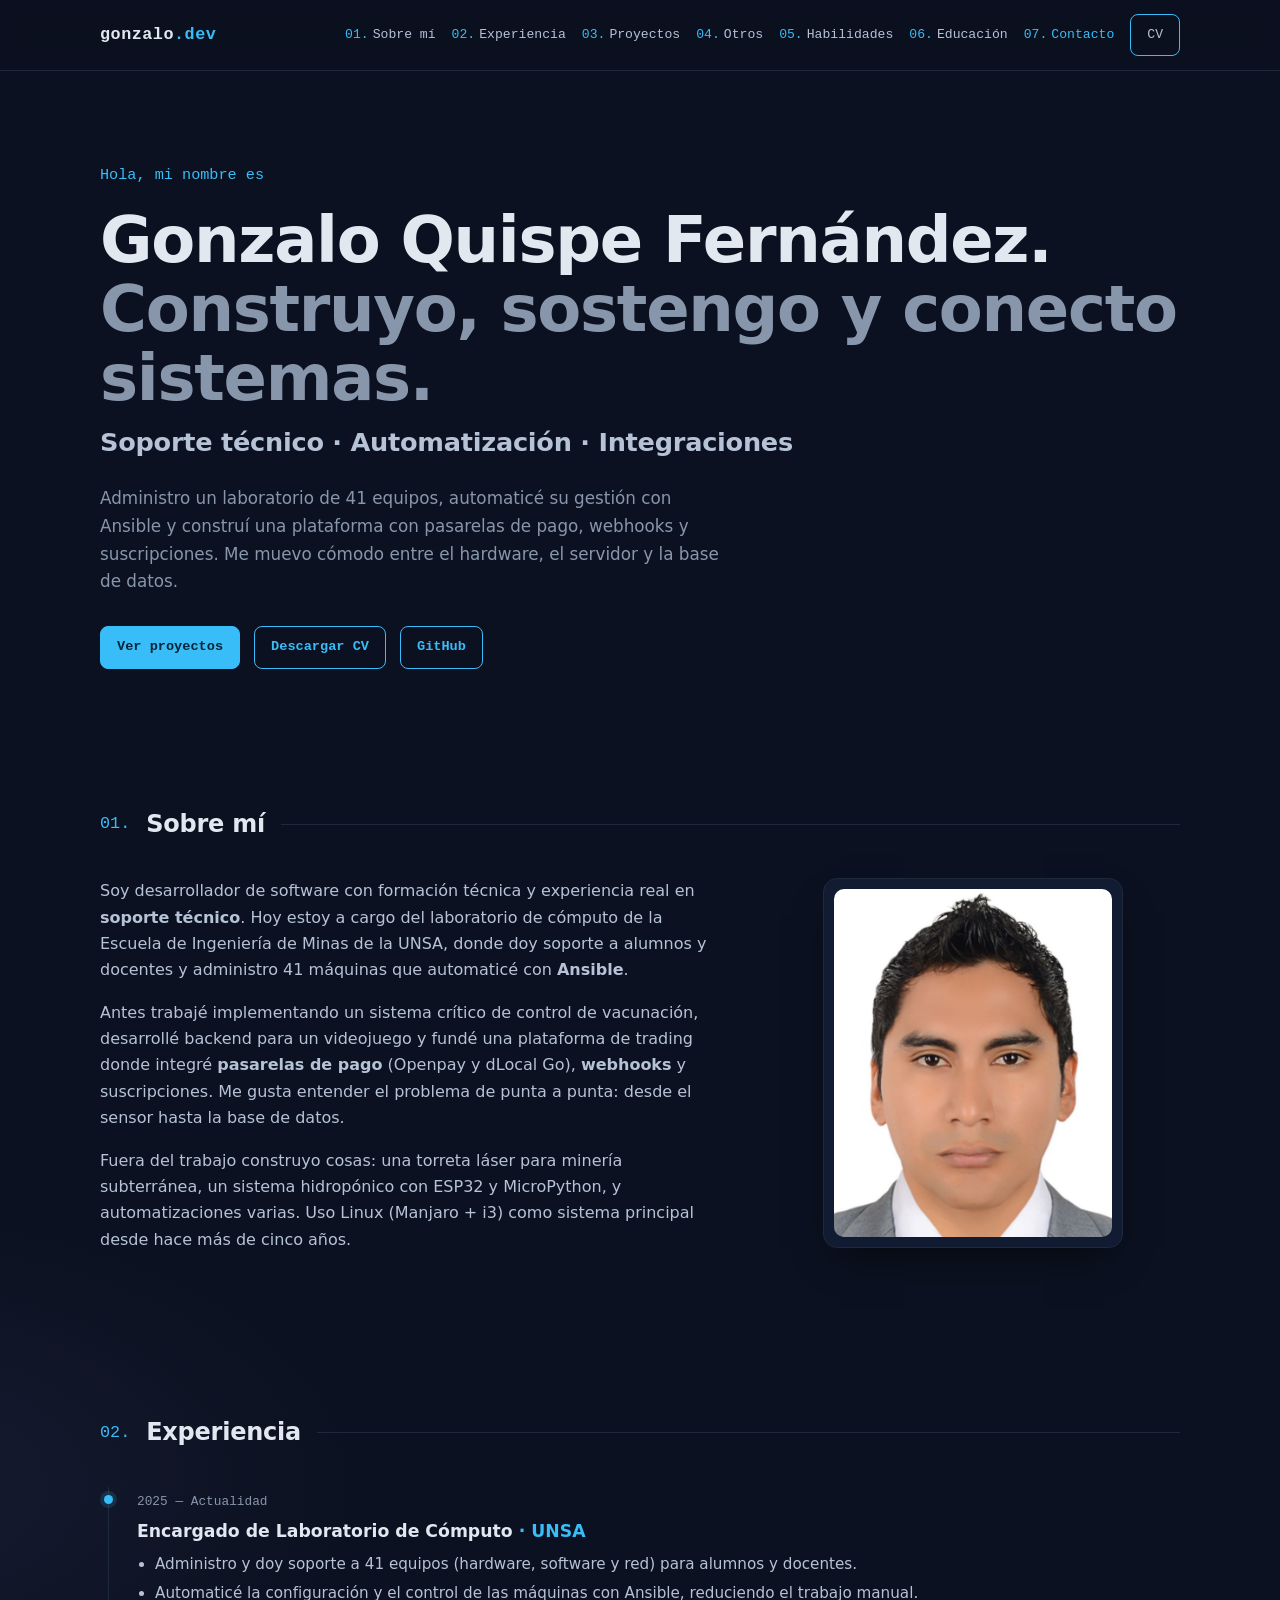
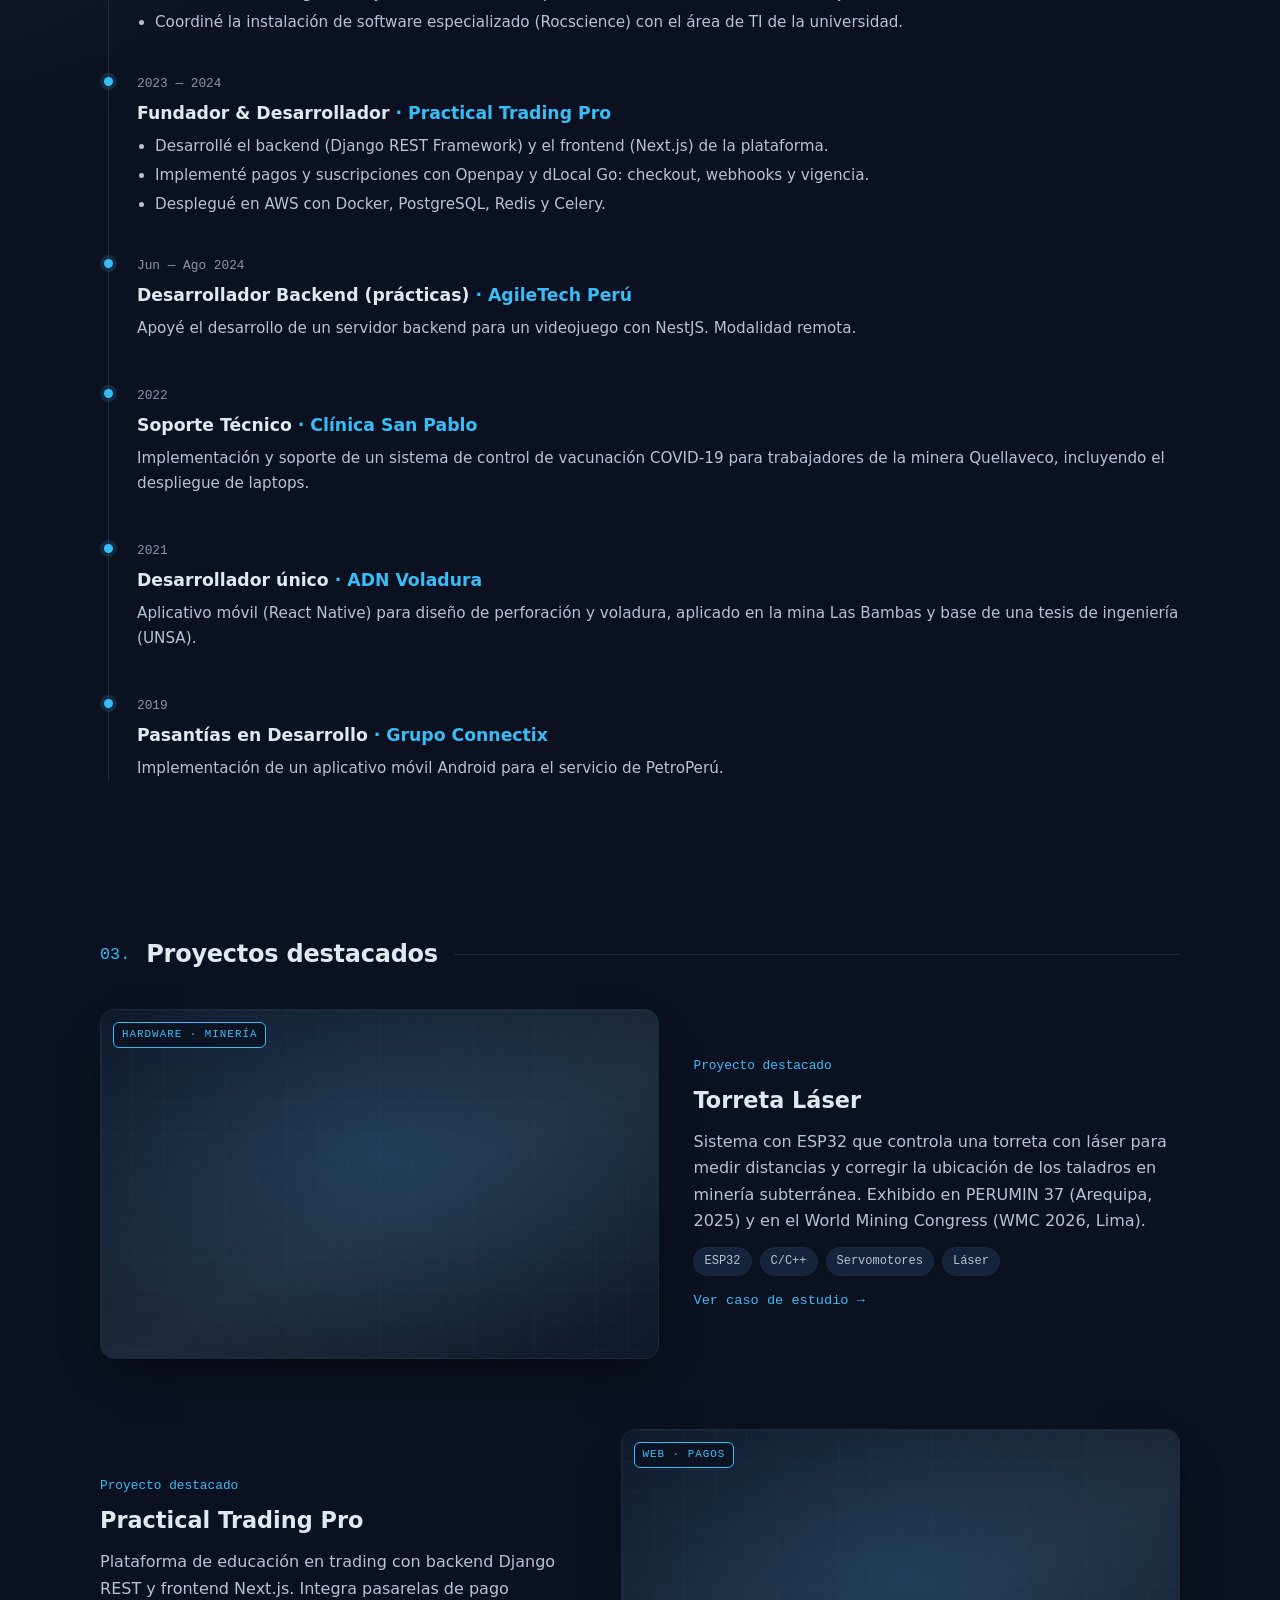
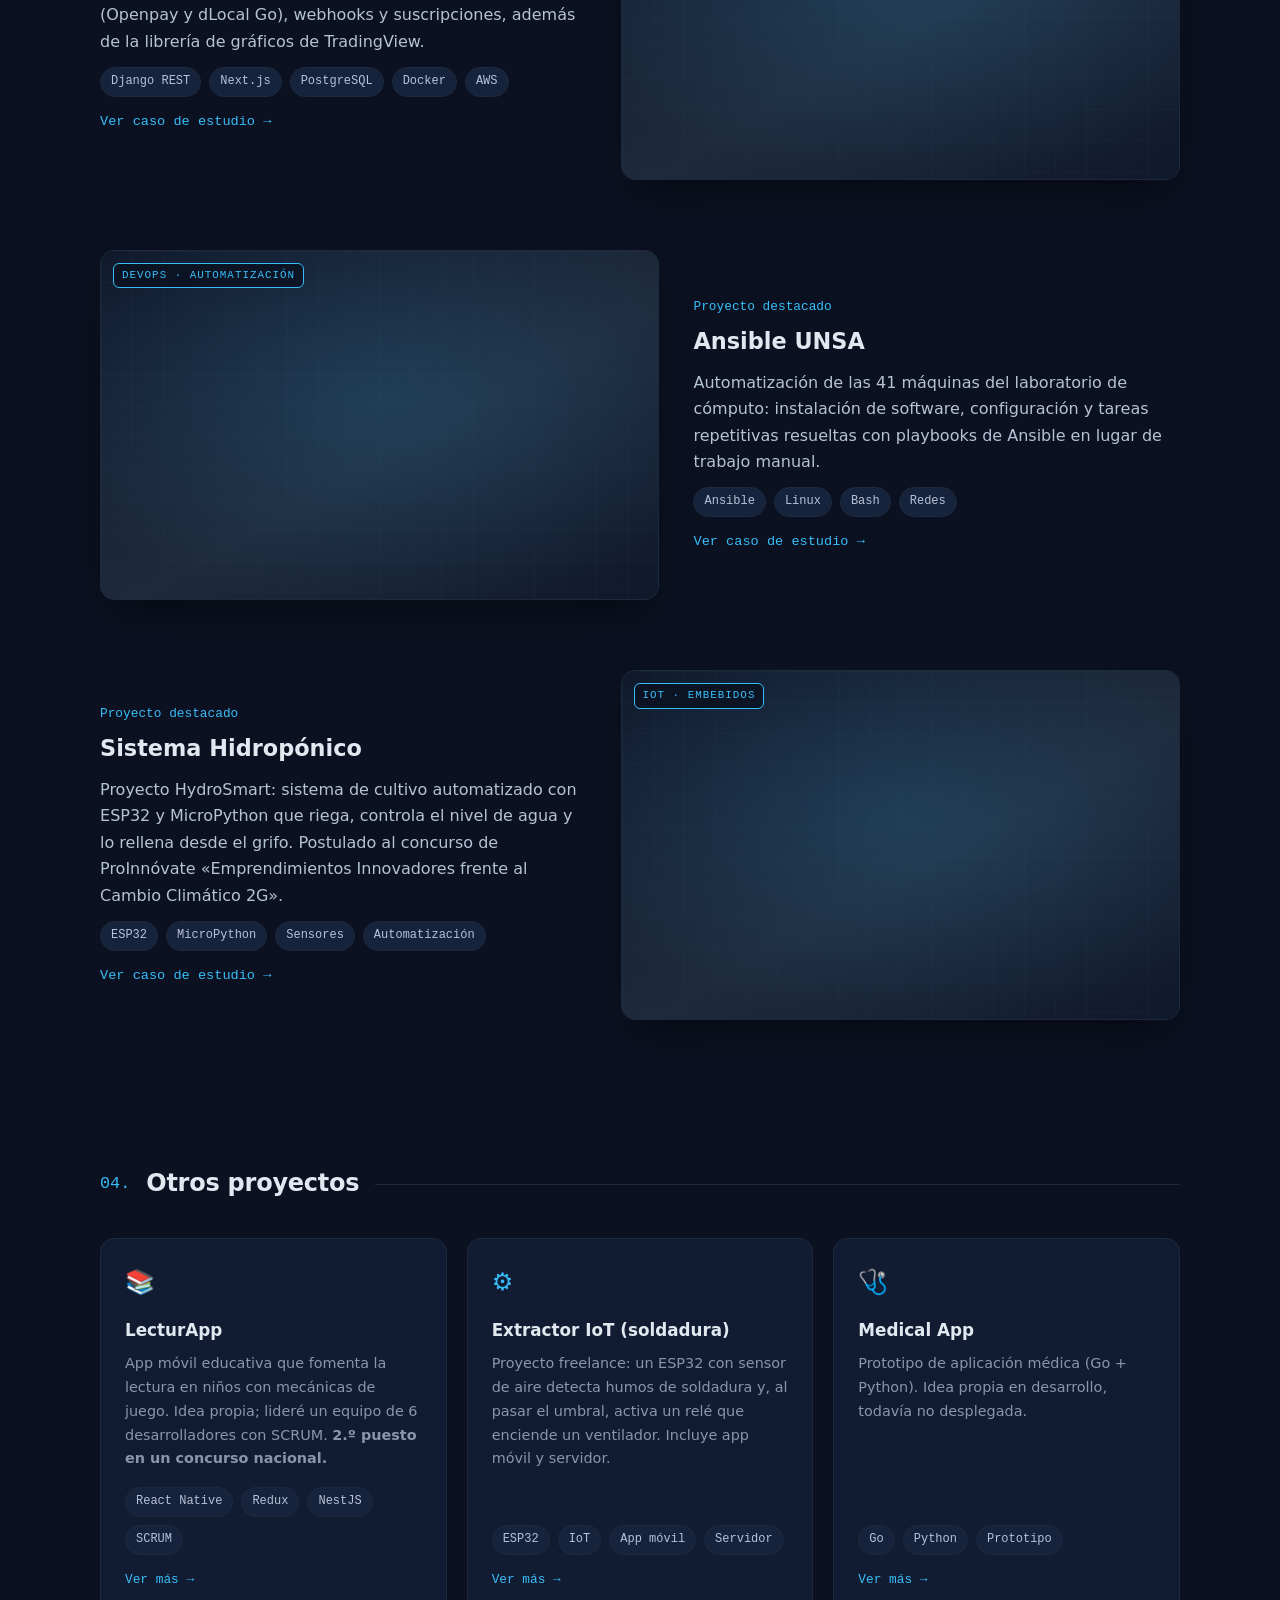
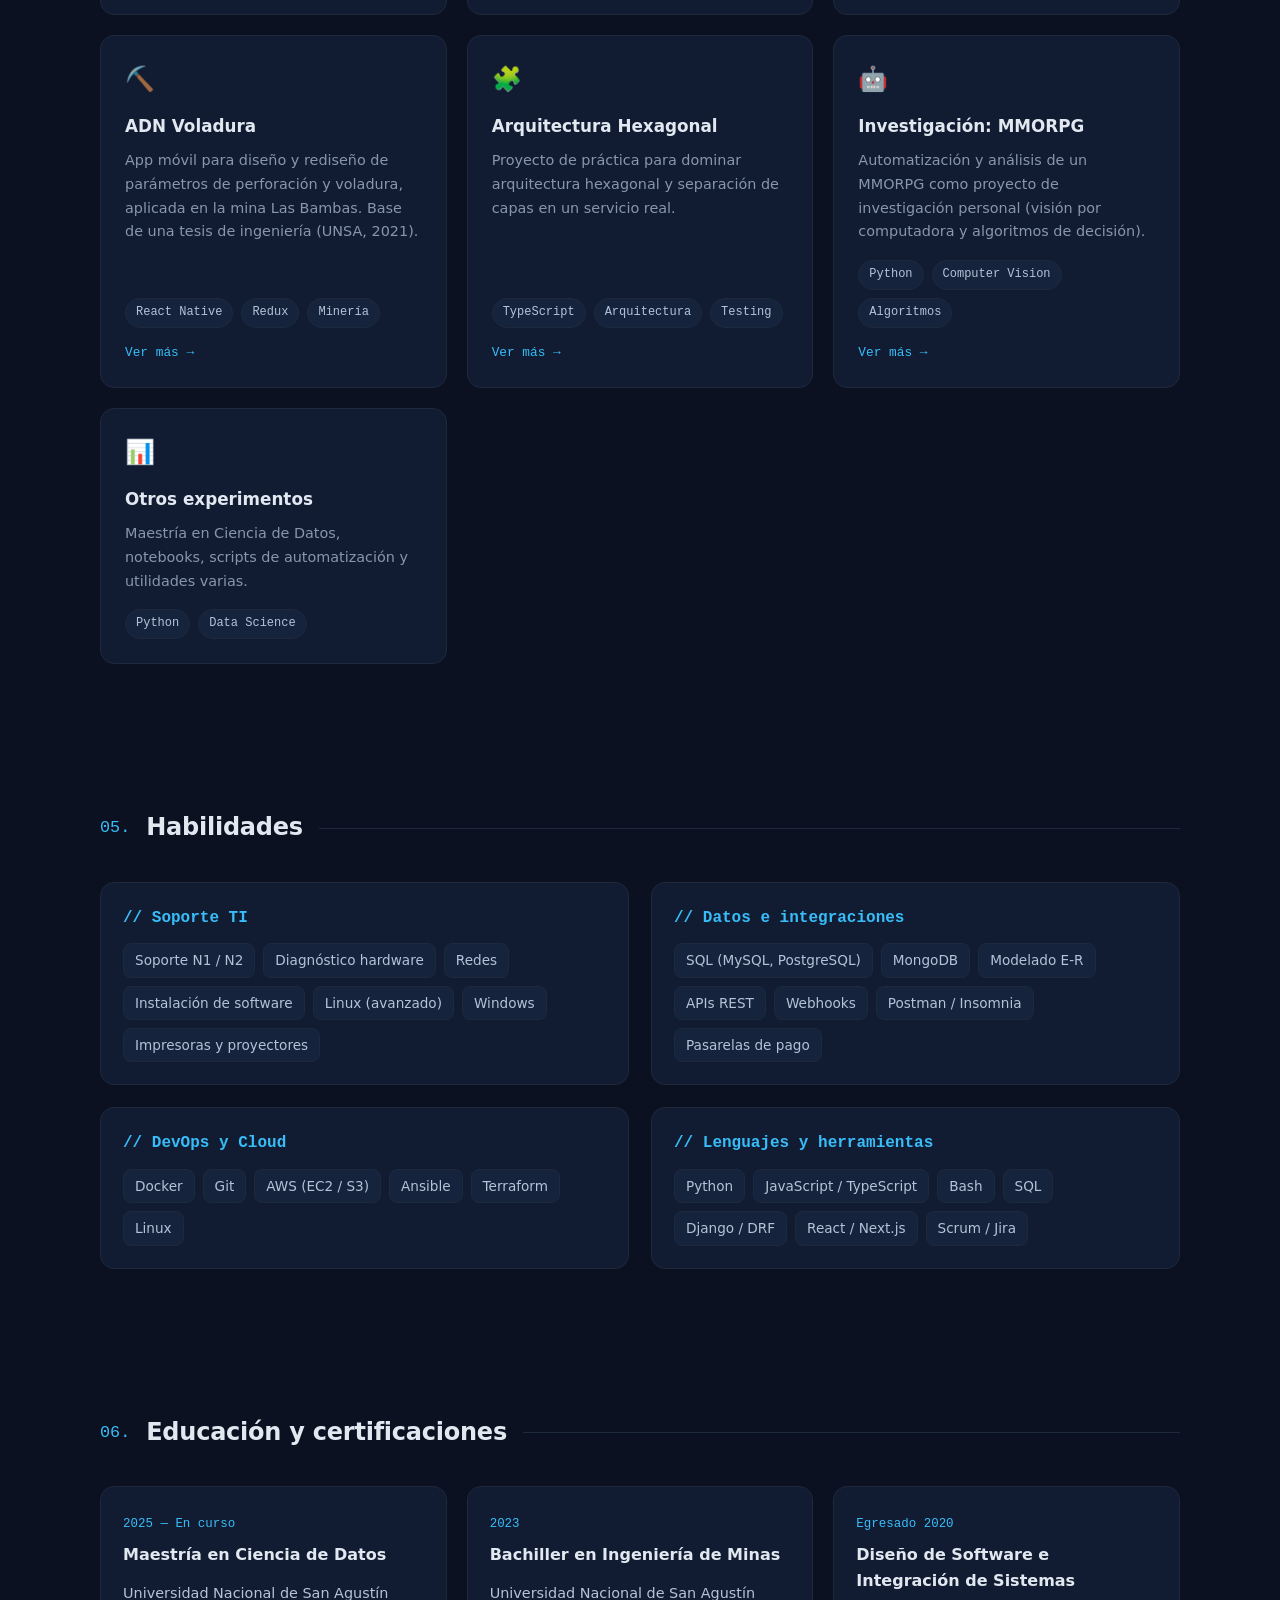
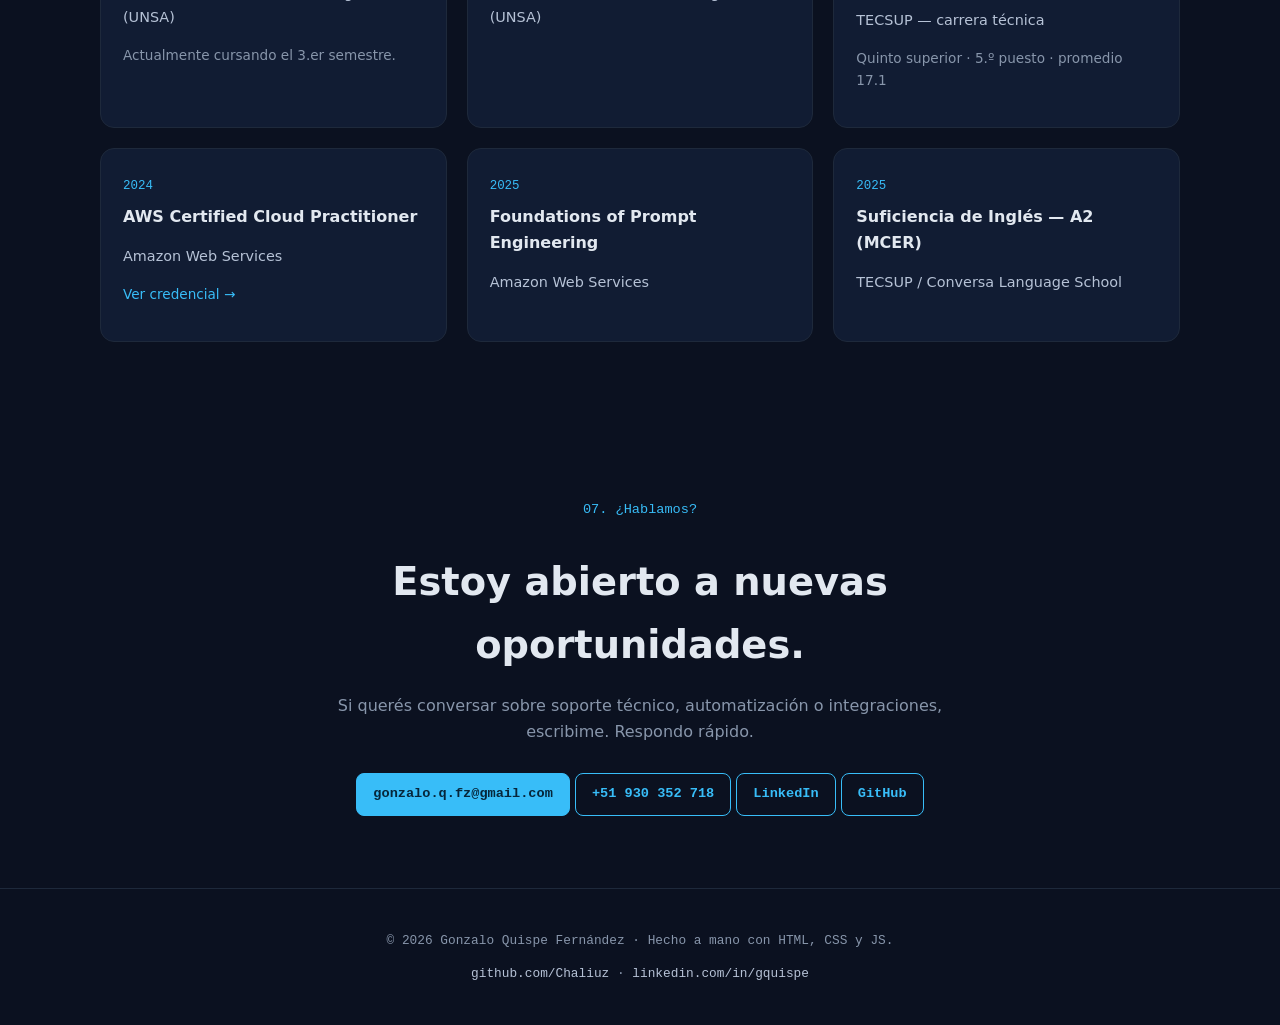
<file: index.html>
<!DOCTYPE html>
<html lang="es">
<head>
  <meta charset="UTF-8">
  <meta name="viewport" content="width=device-width, initial-scale=1">
  <title>Gonzalo Quispe Fernández — Soporte TI, automatización e integraciones</title>
  <meta name="description" content="Portafolio de Gonzalo Quispe Fernández: soporte técnico, automatización con Ansible, integraciones y desarrollo de software.">
  <meta property="og:title" content="Gonzalo Quispe Fernández — Portafolio">
  <meta property="og:description" content="Soporte TI, automatización e integraciones. Proyectos de hardware, software y datos.">
  <meta property="og:type" content="website">
  <link rel="icon" href="data:image/svg+xml,<svg xmlns='http://www.w3.org/2000/svg' viewBox='0 0 100 100'><text y='.9em' font-size='90'>⚙️</text></svg>">
  <link rel="stylesheet" href="assets/css/styles.css">
</head>
<body>

<header class="site-header">
  <nav class="container nav" aria-label="Principal">
    <a class="brand" href="index.html">gonzalo<span>.dev</span></a>
    <button class="nav-toggle" aria-label="Abrir menú" aria-expanded="false">☰</button>
    <div class="nav-links">
      <a href="#sobre-mi"><span class="num">01.</span>Sobre mí</a>
      <a href="#experiencia"><span class="num">02.</span>Experiencia</a>
      <a href="#proyectos"><span class="num">03.</span>Proyectos</a>
      <a href="#otros"><span class="num">04.</span>Otros</a>
      <a href="#habilidades"><span class="num">05.</span>Habilidades</a>
      <a href="#educacion"><span class="num">06.</span>Educación</a>
      <a href="#contacto"><span class="num">07.</span>Contacto</a>
      <a class="btn" href="assets/cv/gonzalo-quispe-cv.pdf" target="_blank" rel="noopener">CV</a>
    </div>
  </nav>
</header>

<main>

  <!-- ============ HERO ============ -->
  <section class="hero container">
    <p class="eyebrow">Hola, mi nombre es</p>
    <h1>Gonzalo Quispe Fernández.<br><span class="dim">Construyo, sostengo y conecto sistemas.</span></h1>
    <h2>Soporte técnico · Automatización · Integraciones</h2>
    <p class="lead">
      Administro un laboratorio de 41 equipos, automaticé su gestión con Ansible y construí una plataforma
      con pasarelas de pago, webhooks y suscripciones. Me muevo cómodo entre el hardware, el servidor y la
      base de datos.
    </p>
    <div class="cta">
      <a class="btn btn--solid" href="#proyectos">Ver proyectos</a>
      <a class="btn" href="assets/cv/gonzalo-quispe-cv.pdf" target="_blank" rel="noopener">Descargar CV</a>
      <a class="btn" href="https://github.com/Chaliuz" target="_blank" rel="noopener">GitHub</a>
    </div>
  </section>

  <!-- ============ SOBRE MI ============ -->
  <section class="block container" id="sobre-mi">
    <div class="section-head"><span class="num">01.</span><h2>Sobre mí</h2></div>
    <div class="about-grid">
      <div class="reveal">
        <p>
          Soy desarrollador de software con formación técnica y experiencia real en <strong>soporte técnico</strong>.
          Hoy estoy a cargo del laboratorio de cómputo de la Escuela de Ingeniería de Minas de la UNSA, donde
          doy soporte a alumnos y docentes y administro 41 máquinas que automaticé con <strong>Ansible</strong>.
        </p>
        <p>
          Antes trabajé implementando un sistema crítico de control de vacunación, desarrollé backend para un
          videojuego y fundé una plataforma de trading donde integré <strong>pasarelas de pago</strong> (Openpay
          y dLocal Go), <strong>webhooks</strong> y suscripciones. Me gusta entender el problema de punta a punta:
          desde el sensor hasta la base de datos.
        </p>
        <p>
          Fuera del trabajo construyo cosas: una torreta láser para minería subterránea, un sistema hidropónico
          con ESP32 y MicroPython, y automatizaciones varias. Uso Linux (Manjaro + i3) como sistema principal
          desde hace más de cinco años.
        </p>
        <span class="ph">Escribí acá una línea más personal: qué te gusta construir, qué querés aprender, a qué te querés dedicar.</span>
      </div>
      <div class="photo reveal">
        <img src="assets/img/gonzalo.jpg" alt="Foto de Gonzalo Quispe Fernández" width="640" height="800">
      </div>
    </div>
  </section>

  <!-- ============ EXPERIENCIA ============ -->
  <section class="block container" id="experiencia">
    <div class="section-head"><span class="num">02.</span><h2>Experiencia</h2></div>
    <div class="timeline">

      <article class="job reveal">
        <span class="when">2025 — Actualidad</span>
        <h3>Encargado de Laboratorio de Cómputo <span class="at">· UNSA</span></h3>
        <ul>
          <li>Administro y doy soporte a 41 equipos (hardware, software y red) para alumnos y docentes.</li>
          <li>Automaticé la configuración y el control de las máquinas con Ansible, reduciendo el trabajo manual.</li>
          <li>Coordiné la instalación de software especializado (Rocscience) con el área de TI de la universidad.</li>
        </ul>
      </article>

      <article class="job reveal">
        <span class="when">2023 — 2024</span>
        <h3>Fundador &amp; Desarrollador <span class="at">· Practical Trading Pro</span></h3>
        <ul>
          <li>Desarrollé el backend (Django REST Framework) y el frontend (Next.js) de la plataforma.</li>
          <li>Implementé pagos y suscripciones con Openpay y dLocal Go: checkout, webhooks y vigencia.</li>
          <li>Desplegué en AWS con Docker, PostgreSQL, Redis y Celery.</li>
        </ul>
      </article>

      <article class="job reveal">
        <span class="when">Jun — Ago 2024</span>
        <h3>Desarrollador Backend (prácticas) <span class="at">· AgileTech Perú</span></h3>
        <p>Apoyé el desarrollo de un servidor backend para un videojuego con NestJS. Modalidad remota.</p>
      </article>

      <article class="job reveal">
        <span class="when">2022</span>
        <h3>Soporte Técnico <span class="at">· Clínica San Pablo</span></h3>
        <p>Implementación y soporte de un sistema de control de vacunación COVID-19 para trabajadores de la minera Quellaveco, incluyendo el despliegue de laptops.</p>
      </article>

      <article class="job reveal">
        <span class="when">2021</span>
        <h3>Desarrollador único <span class="at">· ADN Voladura</span></h3>
        <p>Aplicativo móvil (React Native) para diseño de perforación y voladura, aplicado en la mina Las Bambas y base de una tesis de ingeniería (UNSA).</p>
      </article>

      <article class="job reveal">
        <span class="when">2019</span>
        <h3>Pasantías en Desarrollo <span class="at">· Grupo Connectix</span></h3>
        <p>Implementación de un aplicativo móvil Android para el servicio de PetroPerú.</p>
      </article>

    </div>
  </section>

  <!-- ============ PROYECTOS DESTACADOS ============ -->
  <section class="block container" id="proyectos">
    <div class="section-head"><span class="num">03.</span><h2>Proyectos destacados</h2></div>
    <div class="featured">

      <article class="project reveal">
        <a class="media" href="projects/laser-pointer.html">
          <span class="badge">Hardware · Minería</span>
          <img src="assets/img/placeholder.svg" alt="Torreta láser para minería subterránea">
        </a>
        <div>
          <p class="kicker">Proyecto destacado</p>
          <h3>Torreta Láser</h3>
          <p>Sistema con ESP32 que controla una torreta con láser para medir distancias y corregir la ubicación
             de los taladros en minería subterránea. Exhibido en PERUMIN 37 (Arequipa, 2025) y en el World
             Mining Congress (WMC 2026, Lima).</p>
          <ul class="tags"><li>ESP32</li><li>C/C++</li><li>Servomotores</li><li>Láser</li></ul>
          <div class="links"><a href="projects/laser-pointer.html">Ver caso de estudio →</a></div>
        </div>
      </article>

      <article class="project reverse reveal">
        <a class="media" href="projects/practical-trading.html">
          <span class="badge">Web · Pagos</span>
          <img src="assets/img/placeholder.svg" alt="Plataforma Practical Trading Pro">
        </a>
        <div>
          <p class="kicker">Proyecto destacado</p>
          <h3>Practical Trading Pro</h3>
          <p>Plataforma de educación en trading con backend Django REST y frontend Next.js. Integra pasarelas de
             pago (Openpay y dLocal Go), webhooks y suscripciones, además de la librería de gráficos de TradingView.</p>
          <ul class="tags"><li>Django REST</li><li>Next.js</li><li>PostgreSQL</li><li>Docker</li><li>AWS</li></ul>
          <div class="links"><a href="projects/practical-trading.html">Ver caso de estudio →</a></div>
        </div>
      </article>

      <article class="project reveal">
        <a class="media" href="projects/ansible-unsa.html">
          <span class="badge">DevOps · Automatización</span>
          <img src="assets/img/placeholder.svg" alt="Automatización con Ansible del laboratorio UNSA">
        </a>
        <div>
          <p class="kicker">Proyecto destacado</p>
          <h3>Ansible UNSA</h3>
          <p>Automatización de las 41 máquinas del laboratorio de cómputo: instalación de software, configuración
             y tareas repetitivas resueltas con playbooks de Ansible en lugar de trabajo manual.</p>
          <ul class="tags"><li>Ansible</li><li>Linux</li><li>Bash</li><li>Redes</li></ul>
          <div class="links"><a href="projects/ansible-unsa.html">Ver caso de estudio →</a></div>
        </div>
      </article>

      <article class="project reverse reveal">
        <a class="media" href="projects/hydroponics.html">
          <span class="badge">IoT · Embebidos</span>
          <img src="assets/img/placeholder.svg" alt="Sistema hidropónico con ESP32">
        </a>
        <div>
          <p class="kicker">Proyecto destacado</p>
          <h3>Sistema Hidropónico</h3>
          <p>Proyecto HydroSmart: sistema de cultivo automatizado con ESP32 y MicroPython que riega, controla el
             nivel de agua y lo rellena desde el grifo. Postulado al concurso de ProInnóvate «Emprendimientos
             Innovadores frente al Cambio Climático 2G».</p>
          <ul class="tags"><li>ESP32</li><li>MicroPython</li><li>Sensores</li><li>Automatización</li></ul>
          <div class="links"><a href="projects/hydroponics.html">Ver caso de estudio →</a></div>
        </div>
      </article>

    </div>
  </section>

  <!-- ============ OTROS PROYECTOS ============ -->
  <section class="block container" id="otros">
    <div class="section-head"><span class="num">04.</span><h2>Otros proyectos</h2></div>
    <div class="grid">

      <article class="card reveal">
        <div class="top"><span class="icon">📚</span></div>
        <h3>LecturApp</h3>
        <p>App móvil educativa que fomenta la lectura en niños con mecánicas de juego. Idea propia; lideré un
           equipo de 6 desarrolladores con SCRUM. <b>2.º puesto en un concurso nacional.</b></p>
        <ul class="tags"><li>React Native</li><li>Redux</li><li>NestJS</li><li>SCRUM</li></ul>
        <a class="more" href="projects/lecturapp.html">Ver más →</a>
      </article>

      <article class="card reveal">
        <div class="top"><span class="icon">⚙️</span></div>
        <h3>Extractor IoT (soldadura)</h3>
        <p>Proyecto freelance: un ESP32 con sensor de aire detecta humos de soldadura y, al pasar el umbral,
           activa un relé que enciende un ventilador. Incluye app móvil y servidor.</p>
        <ul class="tags"><li>ESP32</li><li>IoT</li><li>App móvil</li><li>Servidor</li></ul>
        <a class="more" href="projects/iot-soldadura.html">Ver más →</a>
      </article>

      <article class="card reveal">
        <div class="top"><span class="icon">🩺</span></div>
        <h3>Medical App</h3>
        <p>Prototipo de aplicación médica (Go + Python). Idea propia en desarrollo, todavía no desplegada.</p>
        <ul class="tags"><li>Go</li><li>Python</li><li>Prototipo</li></ul>
        <a class="more" href="projects/medical-app.html">Ver más →</a>
      </article>

      <article class="card reveal">
        <div class="top"><span class="icon">⛏️</span></div>
        <h3>ADN Voladura</h3>
        <p>App móvil para diseño y rediseño de parámetros de perforación y voladura, aplicada en la mina
           Las Bambas. Base de una tesis de ingeniería (UNSA, 2021).</p>
        <ul class="tags"><li>React Native</li><li>Redux</li><li>Minería</li></ul>
        <a class="more" href="projects/adn-voladura.html">Ver más →</a>
      </article>

      <article class="card reveal">
        <div class="top"><span class="icon">🧩</span></div>
        <h3>Arquitectura Hexagonal</h3>
        <p>Proyecto de práctica para dominar arquitectura hexagonal y separación de capas en un servicio real.</p>
        <ul class="tags"><li>TypeScript</li><li>Arquitectura</li><li>Testing</li></ul>
        <a class="more" href="projects/template-hexagonal.html">Ver más →</a>
      </article>

      <article class="card reveal">
        <div class="top"><span class="icon">🤖</span></div>
        <h3>Investigación: MMORPG</h3>
        <p>Automatización y análisis de un MMORPG como proyecto de investigación personal (visión por computadora
           y algoritmos de decisión). <span class="ph-inline">por definir</span></p>
        <ul class="tags"><li>Python</li><li>Computer Vision</li><li>Algoritmos</li></ul>
        <a class="more" href="projects/mmorpg-research.html">Ver más →</a>
      </article>

      <article class="card reveal">
        <div class="top"><span class="icon">📊</span></div>
        <h3>Otros experimentos</h3>
        <p>Maestría en Ciencia de Datos, notebooks, scripts de automatización y utilidades varias.</p>
        <ul class="tags"><li>Python</li><li>Data Science</li></ul>
        <span class="ph">Agregá acá los proyectos que quieras sumar (tibiam wow, etc.).</span>
      </article>

    </div>
  </section>

  <!-- ============ HABILIDADES ============ -->
  <section class="block container" id="habilidades">
    <div class="section-head"><span class="num">05.</span><h2>Habilidades</h2></div>
    <div class="skills-grid">
      <div class="skill-group reveal">
        <h3>// Soporte TI</h3>
        <ul>
          <li>Soporte N1 / N2</li><li>Diagnóstico hardware</li><li>Redes</li>
          <li>Instalación de software</li><li>Linux (avanzado)</li><li>Windows</li><li>Impresoras y proyectores</li>
        </ul>
      </div>
      <div class="skill-group reveal">
        <h3>// Datos e integraciones</h3>
        <ul>
          <li>SQL (MySQL, PostgreSQL)</li><li>MongoDB</li><li>Modelado E-R</li>
          <li>APIs REST</li><li>Webhooks</li><li>Postman / Insomnia</li><li>Pasarelas de pago</li>
        </ul>
      </div>
      <div class="skill-group reveal">
        <h3>// DevOps y Cloud</h3>
        <ul>
          <li>Docker</li><li>Git</li><li>AWS (EC2 / S3)</li><li>Ansible</li><li>Terraform</li><li>Linux</li>
        </ul>
      </div>
      <div class="skill-group reveal">
        <h3>// Lenguajes y herramientas</h3>
        <ul>
          <li>Python</li><li>JavaScript / TypeScript</li><li>Bash</li><li>SQL</li>
          <li>Django / DRF</li><li>React / Next.js</li><li>Scrum / Jira</li>
        </ul>
      </div>
    </div>
  </section>

  <!-- ============ EDUCACION ============ -->
  <section class="block container" id="educacion">
    <div class="section-head"><span class="num">06.</span><h2>Educación y certificaciones</h2></div>
    <div class="edu-grid">
      <article class="edu reveal">
        <span class="when">2025 — En curso</span>
        <h3>Maestría en Ciencia de Datos</h3>
        <p class="school">Universidad Nacional de San Agustín (UNSA)</p>
        <p class="note">Actualmente cursando el 3.er semestre.</p>
      </article>
      <article class="edu reveal">
        <span class="when">2023</span>
        <h3>Bachiller en Ingeniería de Minas</h3>
        <p class="school">Universidad Nacional de San Agustín (UNSA)</p>
      </article>
      <article class="edu reveal">
        <span class="when">Egresado 2020</span>
        <h3>Diseño de Software e Integración de Sistemas</h3>
        <p class="school">TECSUP — carrera técnica</p>
        <p class="note">Quinto superior · 5.º puesto · promedio 17.1</p>
      </article>
      <article class="edu reveal">
        <span class="when">2024</span>
        <h3>AWS Certified Cloud Practitioner</h3>
        <p class="school">Amazon Web Services</p>
        <p class="note"><a href="https://www.credly.com/badges/512f3591-5771-44ef-9618-55a029fb0f55/public_url" target="_blank" rel="noopener">Ver credencial →</a></p>
      </article>
      <article class="edu reveal">
        <span class="when">2025</span>
        <h3>Foundations of Prompt Engineering</h3>
        <p class="school">Amazon Web Services</p>
      </article>
      <article class="edu reveal">
        <span class="when">2025</span>
        <h3>Suficiencia de Inglés — A2 (MCER)</h3>
        <p class="school">TECSUP / Conversa Language School</p>
      </article>
    </div>
  </section>

  <!-- ============ CONTACTO ============ -->
  <section class="block container" id="contacto">
    <div class="contact reveal">
      <p class="eyebrow">07. ¿Hablamos?</p>
      <h2>Estoy abierto a nuevas oportunidades.</h2>
      <p>Si querés conversar sobre soporte técnico, automatización o integraciones, escribime. Respondo rápido.</p>
      <div class="cta" style="justify-content:center">
        <a class="btn btn--solid" href="mailto:gonzalo.q.fz@gmail.com">gonzalo.q.fz@gmail.com</a>
        <a class="btn" href="tel:+51930352718">+51 930 352 718</a>
        <a class="btn" href="https://www.linkedin.com/in/gquispe/" target="_blank" rel="noopener">LinkedIn</a>
        <a class="btn" href="https://github.com/Chaliuz" target="_blank" rel="noopener">GitHub</a>
      </div>
      <span class="ph">Cuando compres el dominio, cambiá estos links y el correo si querés uno propio (ej: hola@tudominio.com).</span>
    </div>
  </section>

</main>

<footer class="site-footer">
  <div class="container">
    <p>© <span data-year>2026</span> Gonzalo Quispe Fernández · Hecho a mano con HTML, CSS y JS.</p>
    <p><a href="https://github.com/Chaliuz" target="_blank" rel="noopener">github.com/Chaliuz</a> · <a href="https://www.linkedin.com/in/gquispe/" target="_blank" rel="noopener">linkedin.com/in/gquispe</a></p>
  </div>
</footer>

<script src="assets/js/main.js"></script>
</body>
</html>
</file>
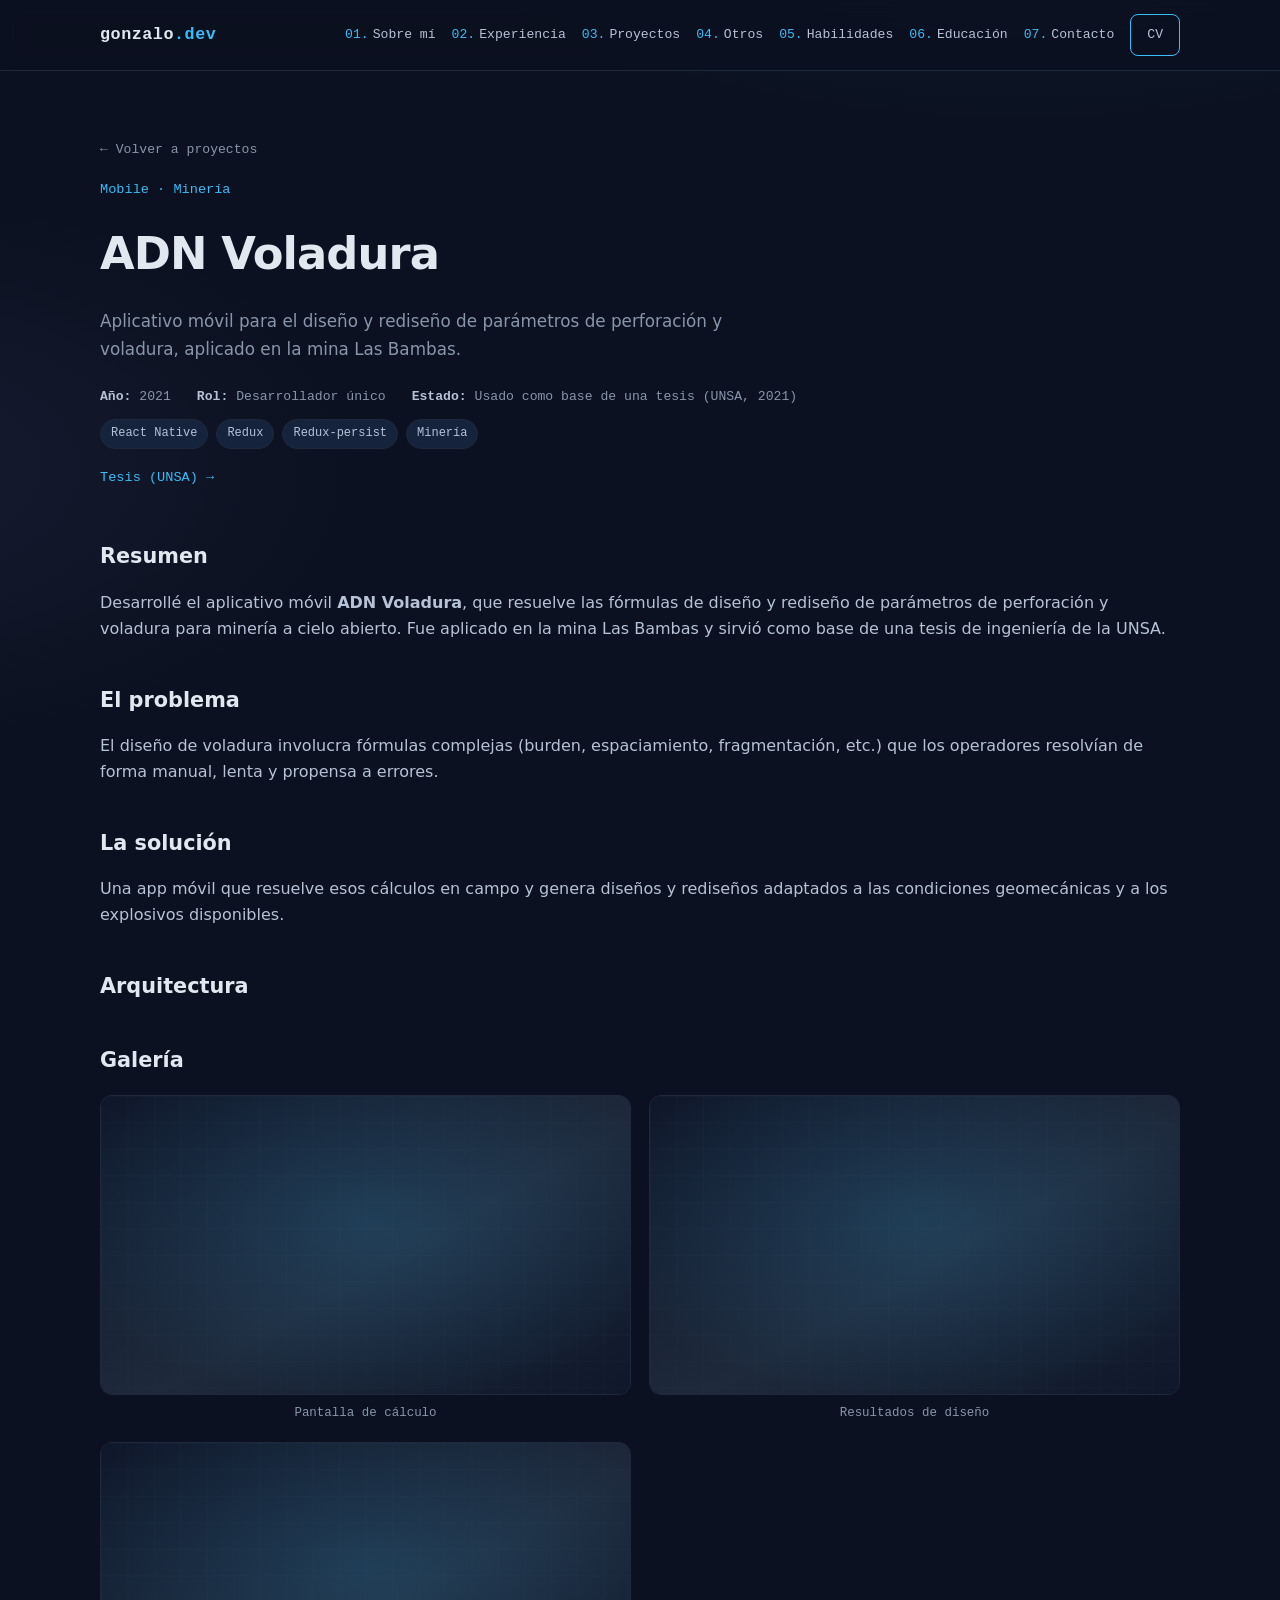
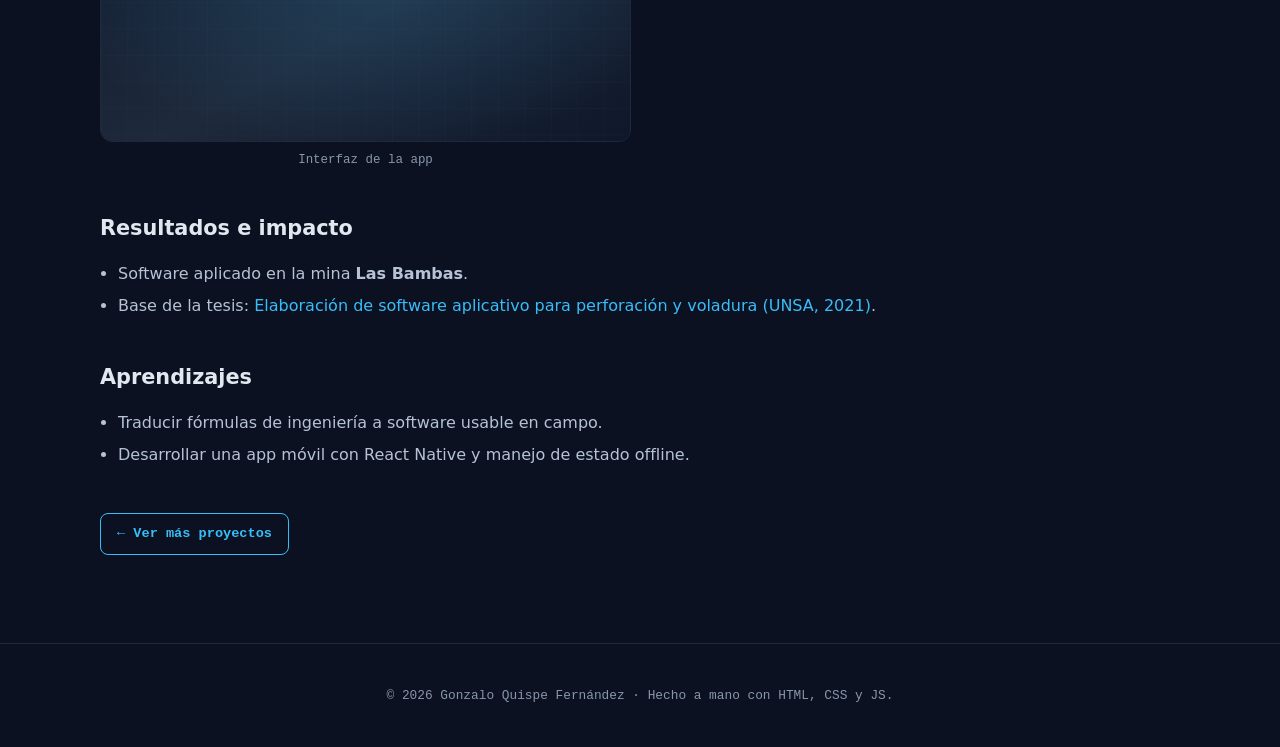
<file: projects/adn-voladura.html>
<!DOCTYPE html>
<html lang="es">
<head>
  <meta charset="UTF-8">
  <meta name="viewport" content="width=device-width, initial-scale=1">
  <title>ADN Voladura — Gonzalo Quispe Fernández</title>
  <meta name="description" content="Aplicativo móvil para el diseño y rediseño de parámetros de perforación y voladura, aplicado en la mina Las Bambas.">
  <link rel="stylesheet" href="../assets/css/styles.css">
</head>
<body>
<header class="site-header">
  <nav class="container nav" aria-label="Principal">
    <a class="brand" href="../index.html">gonzalo<span>.dev</span></a>
    <button class="nav-toggle" aria-label="Abrir menú" aria-expanded="false">☰</button>
    <div class="nav-links">
      <a href="../index.html#sobre-mi"><span class="num">01.</span>Sobre mí</a>
      <a href="../index.html#experiencia"><span class="num">02.</span>Experiencia</a>
      <a href="../index.html#proyectos"><span class="num">03.</span>Proyectos</a>
      <a href="../index.html#otros"><span class="num">04.</span>Otros</a>
      <a href="../index.html#habilidades"><span class="num">05.</span>Habilidades</a>
      <a href="../index.html#educacion"><span class="num">06.</span>Educación</a>
      <a href="../index.html#contacto"><span class="num">07.</span>Contacto</a>
      <a class="btn" href="../assets/cv/gonzalo-quispe-cv.pdf" target="_blank" rel="noopener">CV</a>
    </div>
  </nav>
</header>

<main class="container">
  <section class="detail-hero">
    <a class="back" href="../index.html#proyectos">← Volver a proyectos</a>
    <p class="kicker">Mobile · Minería</p>
    <h1>ADN Voladura</h1>
    <p class="sub">Aplicativo móvil para el diseño y rediseño de parámetros de perforación y voladura, aplicado en la mina Las Bambas.</p>
    <div class="detail-meta">
      <span><b>Año:</b> 2021</span>
      <span><b>Rol:</b> Desarrollador único</span>
      <span><b>Estado:</b> Usado como base de una tesis (UNSA, 2021)</span>
    </div>
    <ul class="tags"><li>React Native</li><li>Redux</li><li>Redux-persist</li><li>Minería</li></ul>
    <div class="detail-links"><a href="http://hdl.handle.net/20.500.12773/13604" target="_blank" rel="noopener">Tesis (UNSA) →</a><span class="ph-inline">Repositorio: pegar URL</span></div>
  </section>

  <section class="detail-body">
    <h2>Resumen</h2>
    <p>Desarrollé el aplicativo móvil <b>ADN Voladura</b>, que resuelve las fórmulas de diseño y rediseño de
    parámetros de perforación y voladura para minería a cielo abierto. Fue aplicado en la mina Las Bambas y
    sirvió como base de una tesis de ingeniería de la UNSA.</p>

    <h2>El problema</h2>
    <p>El diseño de voladura involucra fórmulas complejas (burden, espaciamiento, fragmentación, etc.) que los
    operadores resolvían de forma manual, lenta y propensa a errores.</p>

    <h2>La solución</h2>
    <p>Una app móvil que resuelve esos cálculos en campo y genera diseños y rediseños adaptados a las
    condiciones geomecánicas y a los explosivos disponibles.</p>

    <h2>Arquitectura</h2>
    <span class="ph">Describí la arquitectura de la app y el listado de módulos de cálculo.</span>
    

    <h2>Galería</h2>
    <div class="gallery">
      <figure style="margin:0"><img src="../assets/img/placeholder.svg" alt="Pantalla de cálculo"><figcaption class="photo-caption">Pantalla de cálculo</figcaption></figure>
      <figure style="margin:0"><img src="../assets/img/placeholder.svg" alt="Resultados de diseño"><figcaption class="photo-caption">Resultados de diseño</figcaption></figure>
      <figure style="margin:0"><img src="../assets/img/placeholder.svg" alt="Interfaz de la app"><figcaption class="photo-caption">Interfaz de la app</figcaption></figure></div>

    <h2>Resultados e impacto</h2>
<ul class="prose-list"><li>Software aplicado en la mina <b>Las Bambas</b>.</li><li>Base de la tesis: <a href="http://hdl.handle.net/20.500.12773/13604" target="_blank" rel="noopener">Elaboración de software aplicativo para perforación y voladura (UNSA, 2021)</a>.</li></ul>

    <h2>Aprendizajes</h2>
<ul class="prose-list"><li>Traducir fórmulas de ingeniería a software usable en campo.</li><li>Desarrollar una app móvil con React Native y manejo de estado offline.</li></ul>

    <p style="margin-top:44px"><a class="btn" href="../index.html#proyectos">← Ver más proyectos</a></p>
  </section>
</main>

<footer class="site-footer">
  <div class="container">
    <p>© <span data-year>2026</span> Gonzalo Quispe Fernández · Hecho a mano con HTML, CSS y JS.</p>
  </div>
</footer>
<script src="../assets/js/main.js"></script>
</body>
</html>
</file>
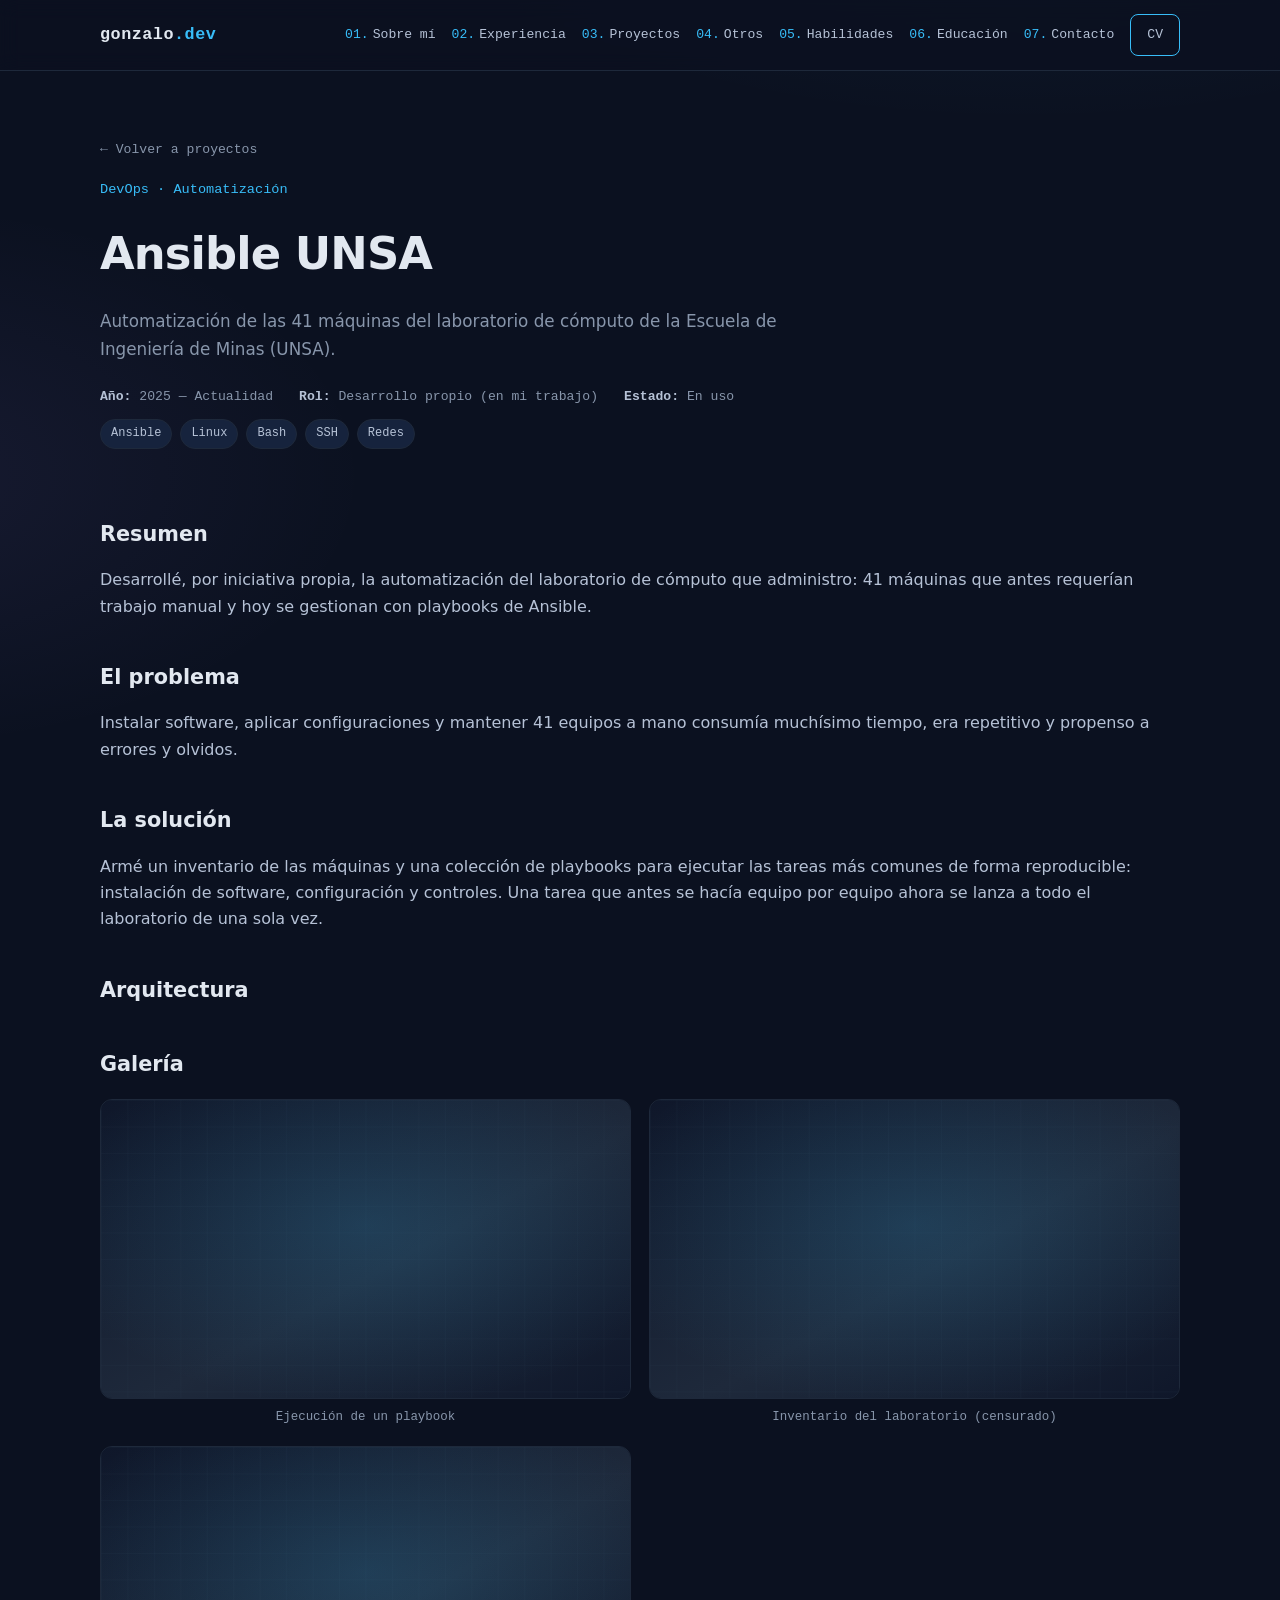
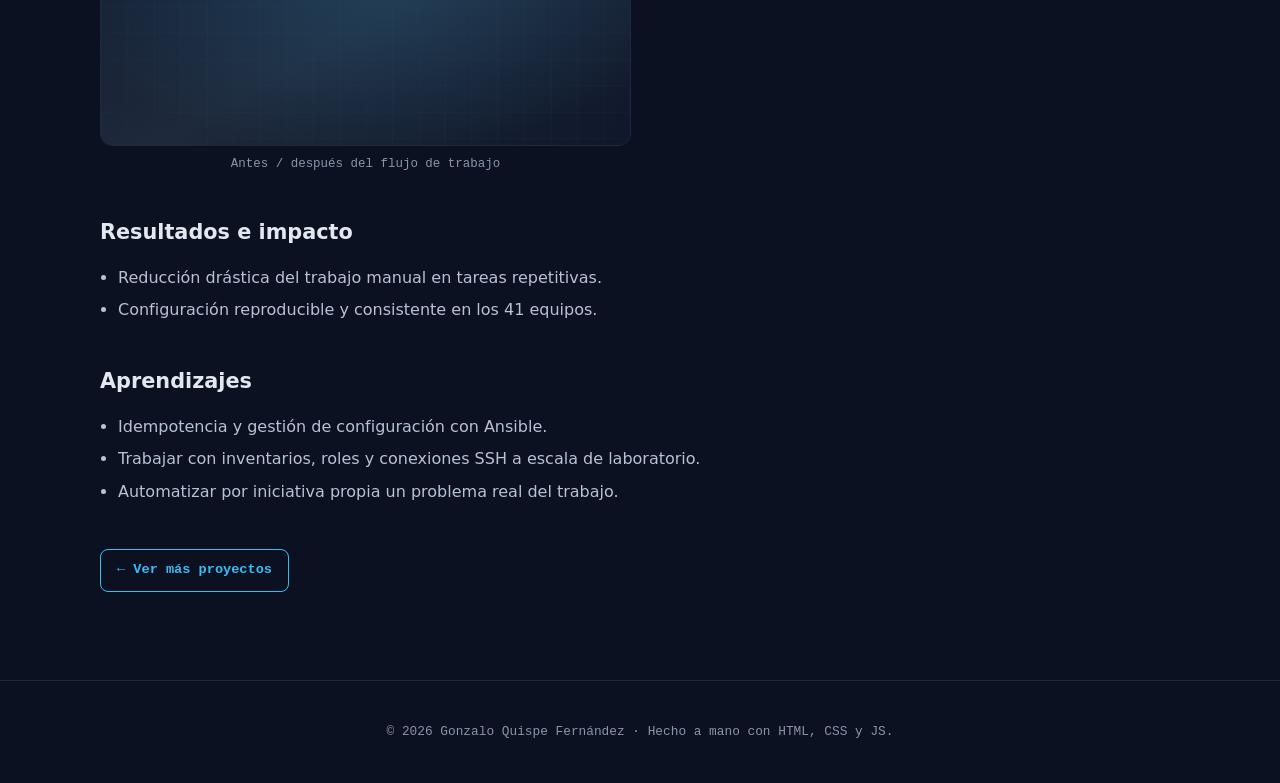
<file: projects/ansible-unsa.html>
<!DOCTYPE html>
<html lang="es">
<head>
  <meta charset="UTF-8">
  <meta name="viewport" content="width=device-width, initial-scale=1">
  <title>Ansible UNSA — Gonzalo Quispe Fernández</title>
  <meta name="description" content="Automatización de las 41 máquinas del laboratorio de cómputo de la Escuela de Ingeniería de Minas (UNSA).">
  <link rel="stylesheet" href="../assets/css/styles.css">
</head>
<body>
<header class="site-header">
  <nav class="container nav" aria-label="Principal">
    <a class="brand" href="../index.html">gonzalo<span>.dev</span></a>
    <button class="nav-toggle" aria-label="Abrir menú" aria-expanded="false">☰</button>
    <div class="nav-links">
      <a href="../index.html#sobre-mi"><span class="num">01.</span>Sobre mí</a>
      <a href="../index.html#experiencia"><span class="num">02.</span>Experiencia</a>
      <a href="../index.html#proyectos"><span class="num">03.</span>Proyectos</a>
      <a href="../index.html#otros"><span class="num">04.</span>Otros</a>
      <a href="../index.html#habilidades"><span class="num">05.</span>Habilidades</a>
      <a href="../index.html#educacion"><span class="num">06.</span>Educación</a>
      <a href="../index.html#contacto"><span class="num">07.</span>Contacto</a>
      <a class="btn" href="../assets/cv/gonzalo-quispe-cv.pdf" target="_blank" rel="noopener">CV</a>
    </div>
  </nav>
</header>

<main class="container">
  <section class="detail-hero">
    <a class="back" href="../index.html#proyectos">← Volver a proyectos</a>
    <p class="kicker">DevOps · Automatización</p>
    <h1>Ansible UNSA</h1>
    <p class="sub">Automatización de las 41 máquinas del laboratorio de cómputo de la Escuela de Ingeniería de Minas (UNSA).</p>
    <div class="detail-meta">
      <span><b>Año:</b> 2025 — Actualidad</span>
      <span><b>Rol:</b> Desarrollo propio (en mi trabajo)</span>
      <span><b>Estado:</b> En uso</span>
    </div>
    <ul class="tags"><li>Ansible</li><li>Linux</li><li>Bash</li><li>SSH</li><li>Redes</li></ul>
    <div class="detail-links"><span class="ph-inline">Repositorio: pegar URL</span></div>
  </section>

  <section class="detail-body">
    <h2>Resumen</h2>
    <p>Desarrollé, por iniciativa propia, la automatización del laboratorio de cómputo que administro:
    41 máquinas que antes requerían trabajo manual y hoy se gestionan con playbooks de Ansible.</p>

    <h2>El problema</h2>
    <p>Instalar software, aplicar configuraciones y mantener 41 equipos a mano consumía muchísimo tiempo,
    era repetitivo y propenso a errores y olvidos.</p>

    <h2>La solución</h2>
    <p>Armé un inventario de las máquinas y una colección de playbooks para ejecutar las tareas más comunes
    de forma reproducible: instalación de software, configuración y controles. Una tarea que antes se hacía
    equipo por equipo ahora se lanza a todo el laboratorio de una sola vez.</p>

    <h2>Arquitectura</h2>
    <span class="ph">Describí el inventario, los roles/playbooks principales y cómo se conecta Ansible a las máquinas (SSH).</span>
    

    <h2>Galería</h2>
    <div class="gallery">
      <figure style="margin:0"><img src="../assets/img/placeholder.svg" alt="Ejecución de un playbook"><figcaption class="photo-caption">Ejecución de un playbook</figcaption></figure>
      <figure style="margin:0"><img src="../assets/img/placeholder.svg" alt="Inventario del laboratorio (censurado)"><figcaption class="photo-caption">Inventario del laboratorio (censurado)</figcaption></figure>
      <figure style="margin:0"><img src="../assets/img/placeholder.svg" alt="Antes / después del flujo de trabajo"><figcaption class="photo-caption">Antes / después del flujo de trabajo</figcaption></figure></div>

    <h2>Resultados e impacto</h2>
<ul class="prose-list"><li>Reducción drástica del trabajo manual en tareas repetitivas.</li><li>Configuración reproducible y consistente en los 41 equipos.</li></ul>

    <h2>Aprendizajes</h2>
<ul class="prose-list"><li>Idempotencia y gestión de configuración con Ansible.</li><li>Trabajar con inventarios, roles y conexiones SSH a escala de laboratorio.</li><li>Automatizar por iniciativa propia un problema real del trabajo.</li></ul>

    <p style="margin-top:44px"><a class="btn" href="../index.html#proyectos">← Ver más proyectos</a></p>
  </section>
</main>

<footer class="site-footer">
  <div class="container">
    <p>© <span data-year>2026</span> Gonzalo Quispe Fernández · Hecho a mano con HTML, CSS y JS.</p>
  </div>
</footer>
<script src="../assets/js/main.js"></script>
</body>
</html>
</file>
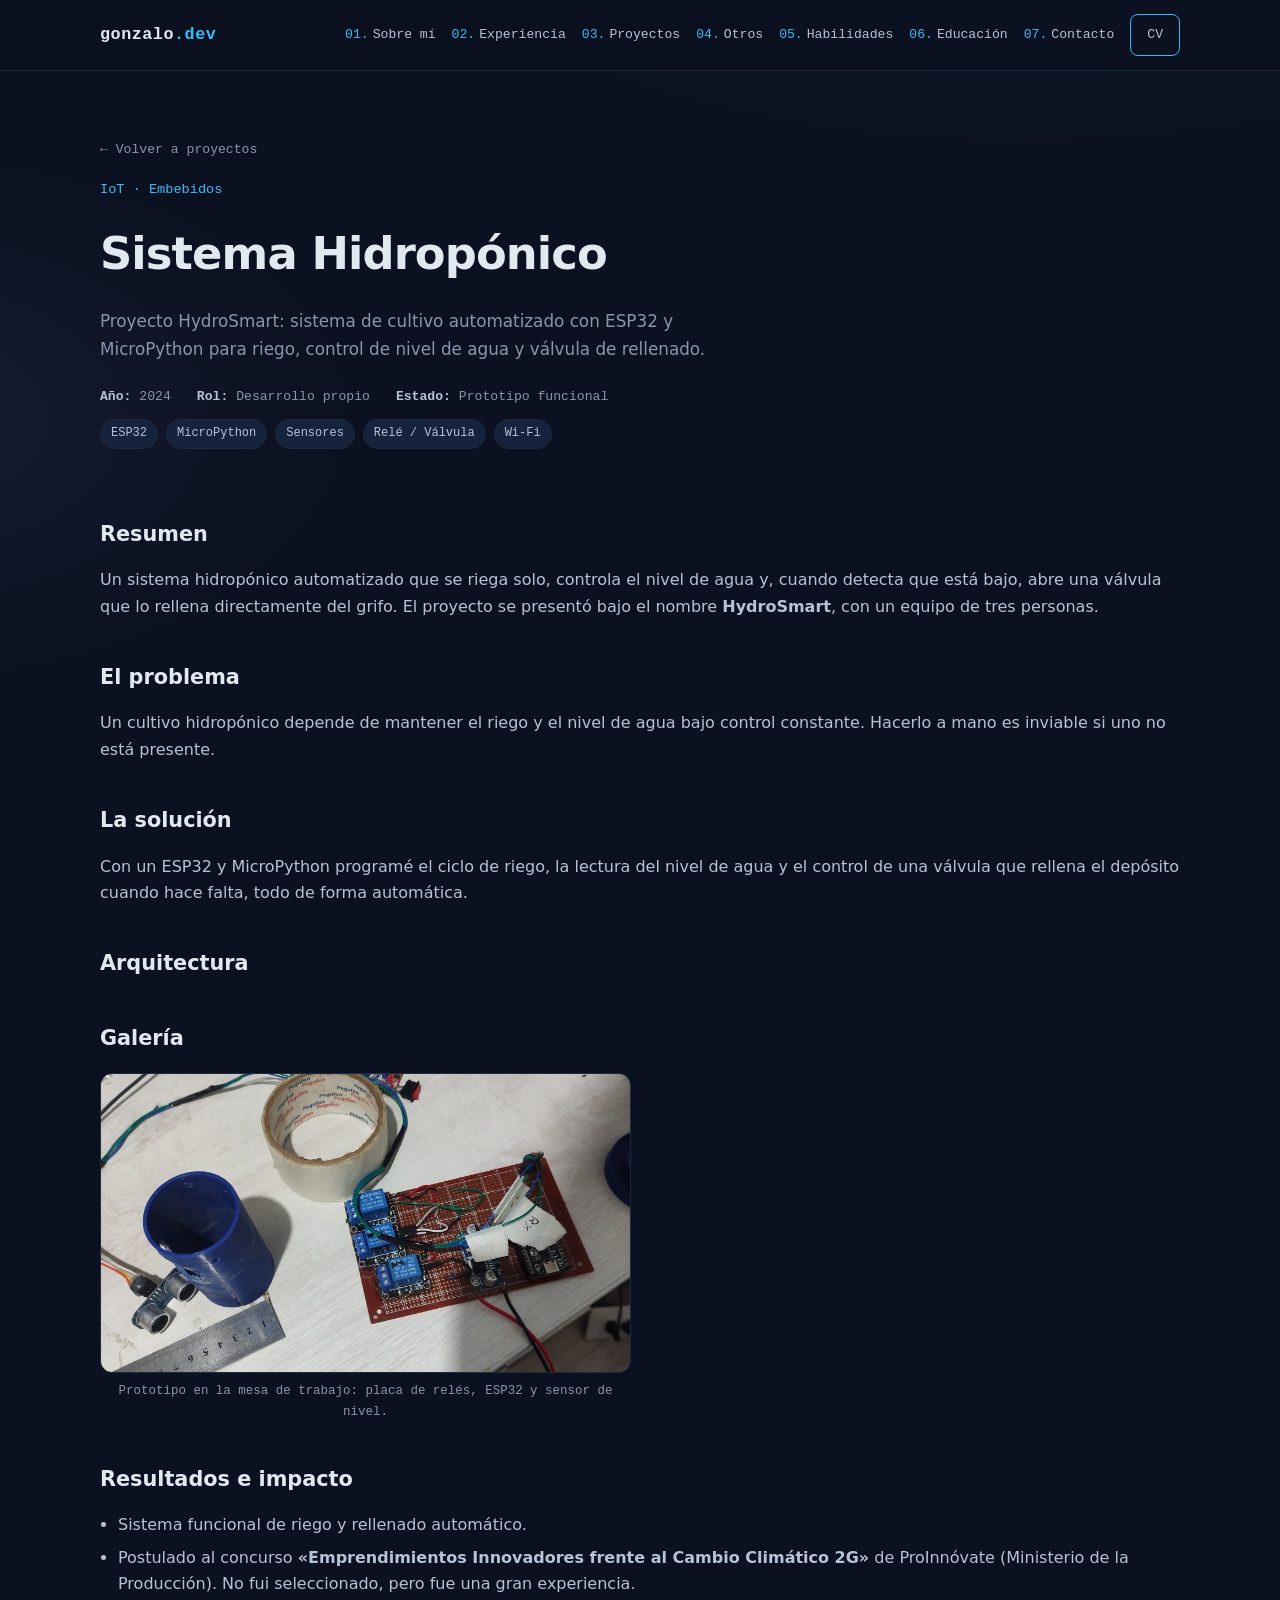
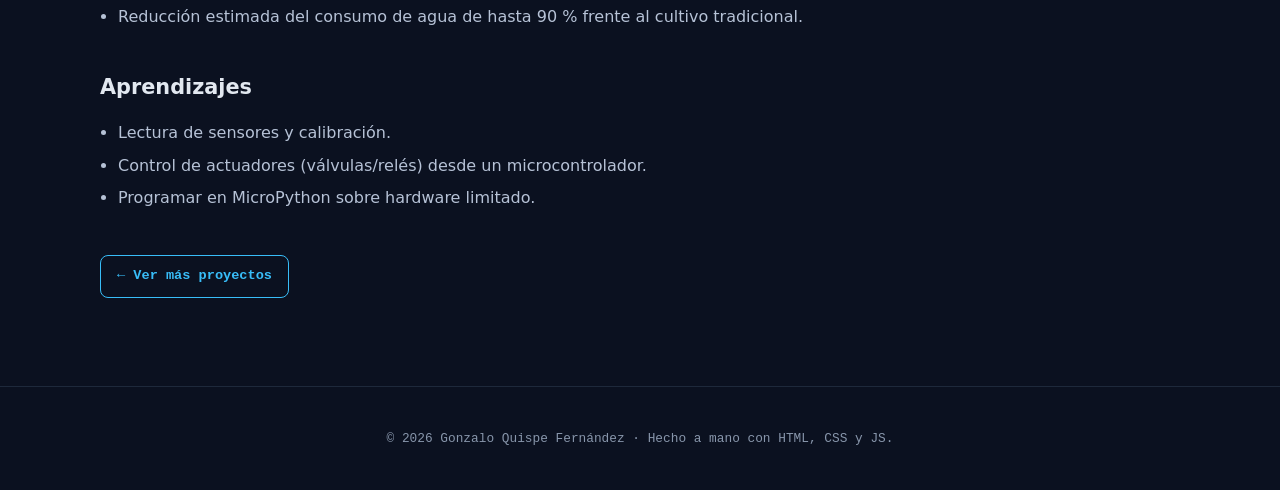
<file: projects/hydroponics.html>
<!DOCTYPE html>
<html lang="es">
<head>
  <meta charset="UTF-8">
  <meta name="viewport" content="width=device-width, initial-scale=1">
  <title>Sistema Hidropónico — Gonzalo Quispe Fernández</title>
  <meta name="description" content="Proyecto HydroSmart: sistema de cultivo automatizado con ESP32 y MicroPython para riego, control de nivel de agua y válvula de rellenado.">
  <link rel="stylesheet" href="../assets/css/styles.css">
</head>
<body>
<header class="site-header">
  <nav class="container nav" aria-label="Principal">
    <a class="brand" href="../index.html">gonzalo<span>.dev</span></a>
    <button class="nav-toggle" aria-label="Abrir menú" aria-expanded="false">☰</button>
    <div class="nav-links">
      <a href="../index.html#sobre-mi"><span class="num">01.</span>Sobre mí</a>
      <a href="../index.html#experiencia"><span class="num">02.</span>Experiencia</a>
      <a href="../index.html#proyectos"><span class="num">03.</span>Proyectos</a>
      <a href="../index.html#otros"><span class="num">04.</span>Otros</a>
      <a href="../index.html#habilidades"><span class="num">05.</span>Habilidades</a>
      <a href="../index.html#educacion"><span class="num">06.</span>Educación</a>
      <a href="../index.html#contacto"><span class="num">07.</span>Contacto</a>
      <a class="btn" href="../assets/cv/gonzalo-quispe-cv.pdf" target="_blank" rel="noopener">CV</a>
    </div>
  </nav>
</header>

<main class="container">
  <section class="detail-hero">
    <a class="back" href="../index.html#proyectos">← Volver a proyectos</a>
    <p class="kicker">IoT · Embebidos</p>
    <h1>Sistema Hidropónico</h1>
    <p class="sub">Proyecto HydroSmart: sistema de cultivo automatizado con ESP32 y MicroPython para riego, control de nivel de agua y válvula de rellenado.</p>
    <div class="detail-meta">
      <span><b>Año:</b> 2024</span>
      <span><b>Rol:</b> Desarrollo propio</span>
      <span><b>Estado:</b> Prototipo funcional</span>
    </div>
    <ul class="tags"><li>ESP32</li><li>MicroPython</li><li>Sensores</li><li>Relé / Válvula</li><li>Wi-Fi</li></ul>
    <div class="detail-links"><span class="ph-inline">Repositorio: pegar URL</span></div>
  </section>

  <section class="detail-body">
    <h2>Resumen</h2>
    <p>Un sistema hidropónico automatizado que se riega solo, controla el nivel de agua y, cuando detecta que
    está bajo, abre una válvula que lo rellena directamente del grifo. El proyecto se presentó bajo el nombre
    <b>HydroSmart</b>, con un equipo de tres personas.</p>

    <h2>El problema</h2>
    <p>Un cultivo hidropónico depende de mantener el riego y el nivel de agua bajo control constante. Hacerlo
    a mano es inviable si uno no está presente.</p>

    <h2>La solución</h2>
    <p>Con un ESP32 y MicroPython programé el ciclo de riego, la lectura del nivel de agua y el control de una
    válvula que rellena el depósito cuando hace falta, todo de forma automática.</p>

    <h2>Arquitectura</h2>
    <span class="ph">Diagrama de sensores y actuadores, y esquema de conexión.</span>
    

    <h2>Galería</h2>
    <div class="gallery">
      <figure style="margin:0"><img src="../assets/img/hydroponics/01-electronica-reles.jpg" alt="Prototipo sobre la mesa de trabajo: placa con relés, ESP32, sensor ultrasónico y piezas impresas en 3D"><figcaption class="photo-caption">Prototipo en la mesa de trabajo: placa de relés, ESP32 y sensor de nivel.</figcaption></figure></div>

    <h2>Resultados e impacto</h2>
<ul class="prose-list"><li>Sistema funcional de riego y rellenado automático.</li><li>Postulado al concurso <b>«Emprendimientos Innovadores frente al Cambio Climático 2G»</b> de ProInnóvate (Ministerio de la Producción). No fui seleccionado, pero fue una gran experiencia.</li><li>Reducción estimada del consumo de agua de hasta 90 % frente al cultivo tradicional.</li></ul>

    <h2>Aprendizajes</h2>
<ul class="prose-list"><li>Lectura de sensores y calibración.</li><li>Control de actuadores (válvulas/relés) desde un microcontrolador.</li><li>Programar en MicroPython sobre hardware limitado.</li></ul>

    <p style="margin-top:44px"><a class="btn" href="../index.html#proyectos">← Ver más proyectos</a></p>
  </section>
</main>

<footer class="site-footer">
  <div class="container">
    <p>© <span data-year>2026</span> Gonzalo Quispe Fernández · Hecho a mano con HTML, CSS y JS.</p>
  </div>
</footer>
<script src="../assets/js/main.js"></script>
</body>
</html>
</file>
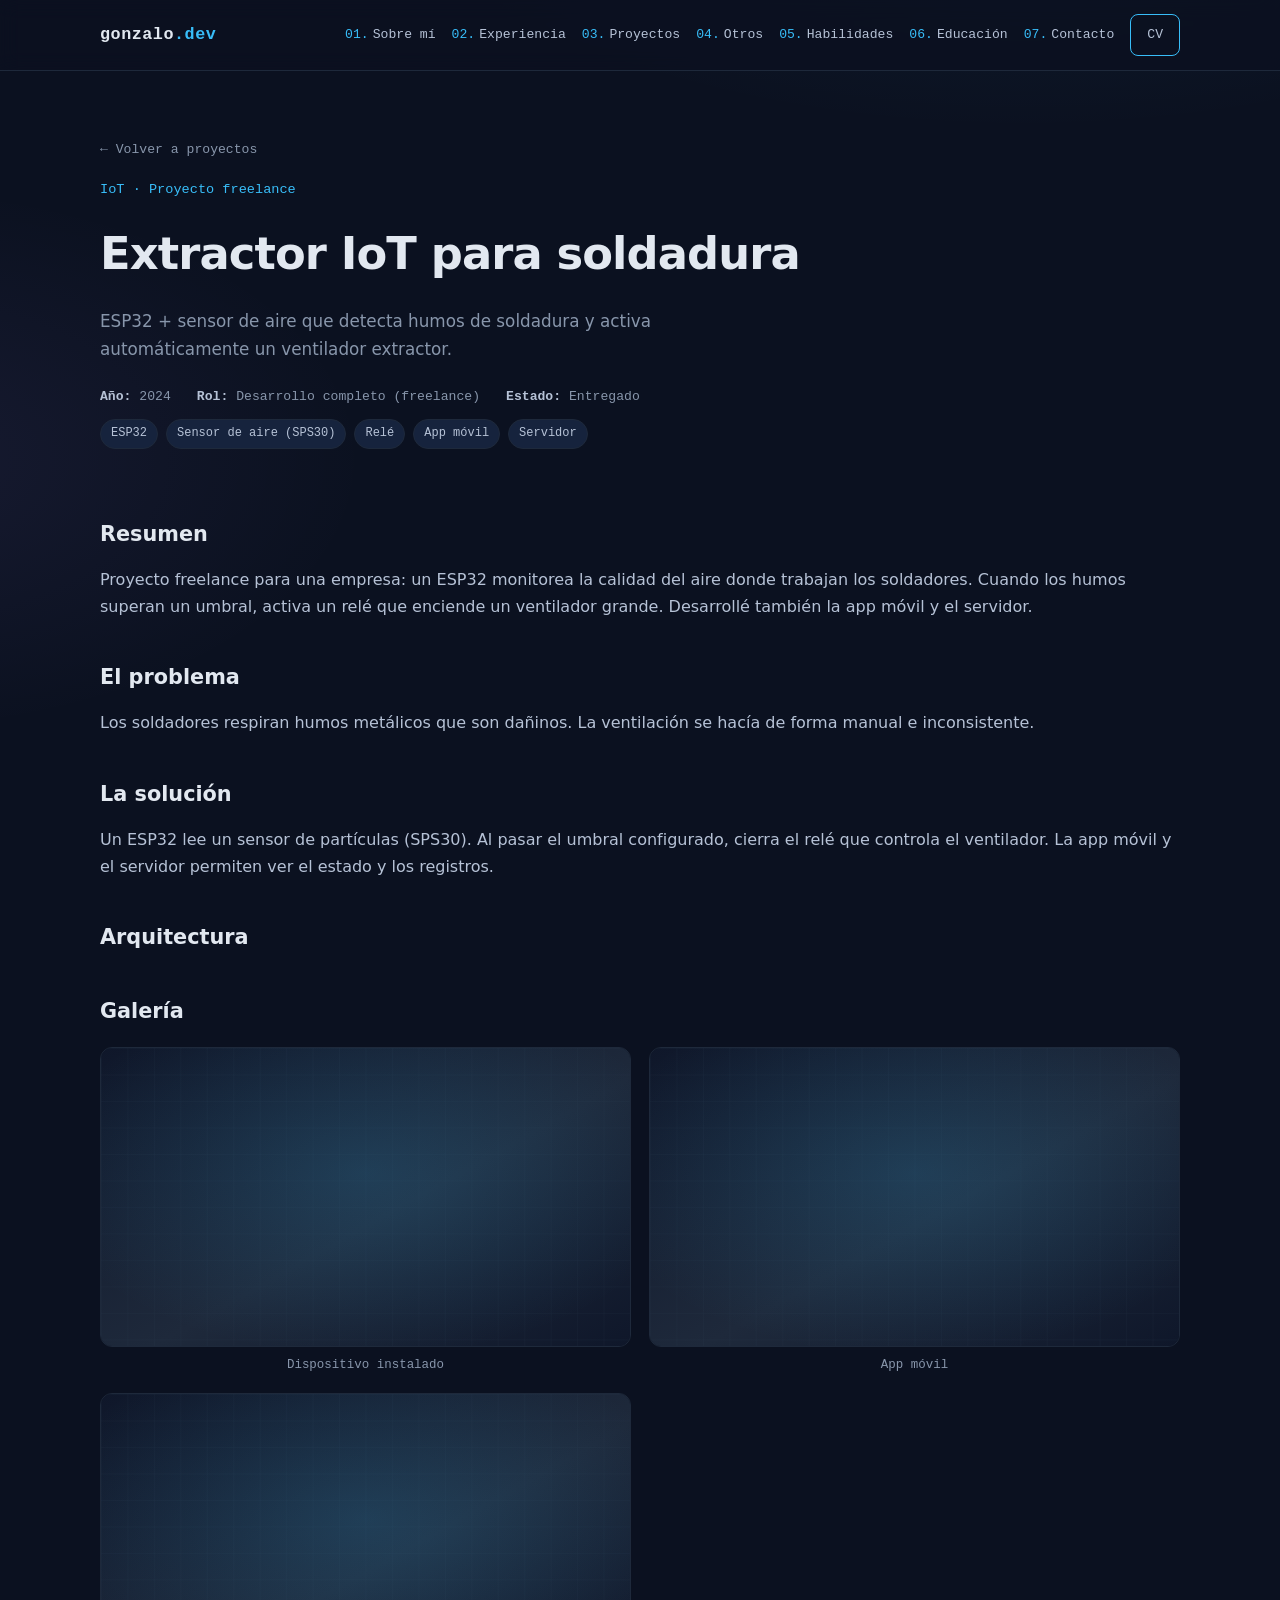
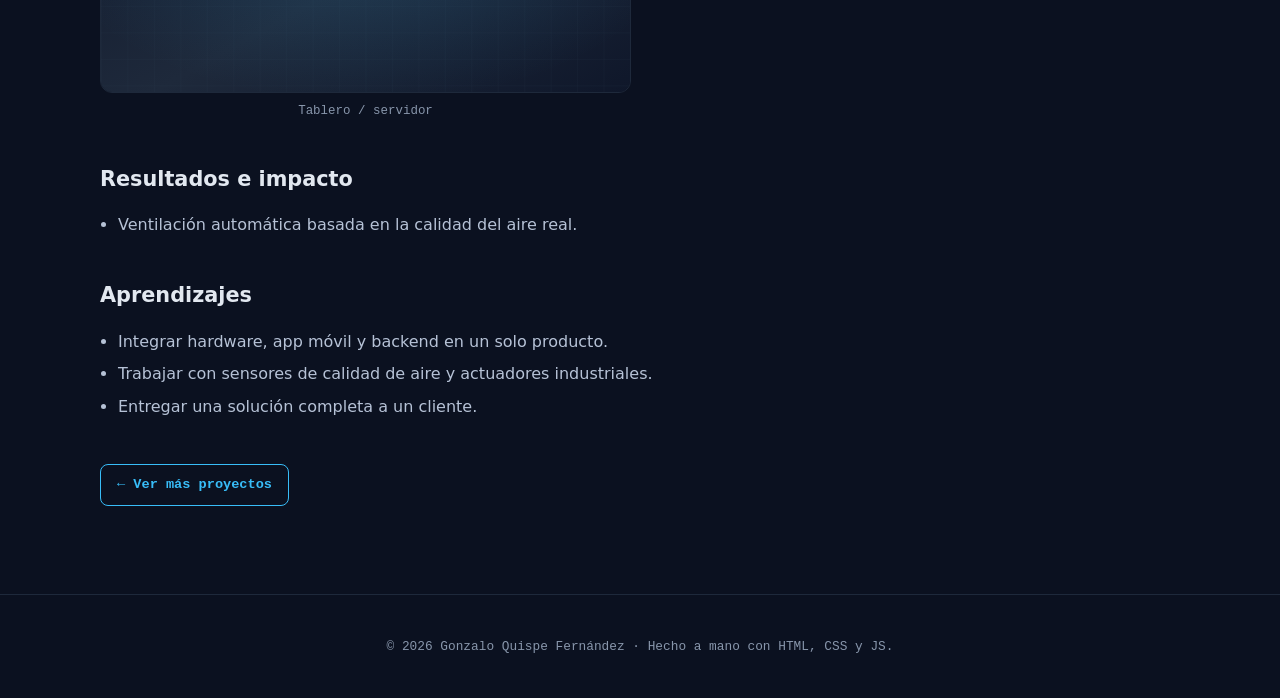
<file: projects/iot-soldadura.html>
<!DOCTYPE html>
<html lang="es">
<head>
  <meta charset="UTF-8">
  <meta name="viewport" content="width=device-width, initial-scale=1">
  <title>Extractor IoT para soldadura — Gonzalo Quispe Fernández</title>
  <meta name="description" content="ESP32 + sensor de aire que detecta humos de soldadura y activa automáticamente un ventilador extractor.">
  <link rel="stylesheet" href="../assets/css/styles.css">
</head>
<body>
<header class="site-header">
  <nav class="container nav" aria-label="Principal">
    <a class="brand" href="../index.html">gonzalo<span>.dev</span></a>
    <button class="nav-toggle" aria-label="Abrir menú" aria-expanded="false">☰</button>
    <div class="nav-links">
      <a href="../index.html#sobre-mi"><span class="num">01.</span>Sobre mí</a>
      <a href="../index.html#experiencia"><span class="num">02.</span>Experiencia</a>
      <a href="../index.html#proyectos"><span class="num">03.</span>Proyectos</a>
      <a href="../index.html#otros"><span class="num">04.</span>Otros</a>
      <a href="../index.html#habilidades"><span class="num">05.</span>Habilidades</a>
      <a href="../index.html#educacion"><span class="num">06.</span>Educación</a>
      <a href="../index.html#contacto"><span class="num">07.</span>Contacto</a>
      <a class="btn" href="../assets/cv/gonzalo-quispe-cv.pdf" target="_blank" rel="noopener">CV</a>
    </div>
  </nav>
</header>

<main class="container">
  <section class="detail-hero">
    <a class="back" href="../index.html#proyectos">← Volver a proyectos</a>
    <p class="kicker">IoT · Proyecto freelance</p>
    <h1>Extractor IoT para soldadura</h1>
    <p class="sub">ESP32 + sensor de aire que detecta humos de soldadura y activa automáticamente un ventilador extractor.</p>
    <div class="detail-meta">
      <span><b>Año:</b> 2024</span>
      <span><b>Rol:</b> Desarrollo completo (freelance)</span>
      <span><b>Estado:</b> Entregado</span>
    </div>
    <ul class="tags"><li>ESP32</li><li>Sensor de aire (SPS30)</li><li>Relé</li><li>App móvil</li><li>Servidor</li></ul>
    <div class="detail-links"><span class="ph-inline">Repositorio: pegar URL</span></div>
  </section>

  <section class="detail-body">
    <h2>Resumen</h2>
    <p>Proyecto freelance para una empresa: un ESP32 monitorea la calidad del aire donde trabajan los soldadores.
    Cuando los humos superan un umbral, activa un relé que enciende un ventilador grande. Desarrollé también
    la app móvil y el servidor.</p>

    <h2>El problema</h2>
    <p>Los soldadores respiran humos metálicos que son dañinos. La ventilación se hacía de forma manual e
    inconsistente.</p>

    <h2>La solución</h2>
    <p>Un ESP32 lee un sensor de partículas (SPS30). Al pasar el umbral configurado, cierra el relé que controla
    el ventilador. La app móvil y el servidor permiten ver el estado y los registros.</p>

    <h2>Arquitectura</h2>
    <span class="ph">Diagrama: sensor → ESP32 → relé → ventilador, más app móvil y servidor.</span>
    

    <h2>Galería</h2>
    <div class="gallery">
      <figure style="margin:0"><img src="../assets/img/placeholder.svg" alt="Dispositivo instalado"><figcaption class="photo-caption">Dispositivo instalado</figcaption></figure>
      <figure style="margin:0"><img src="../assets/img/placeholder.svg" alt="App móvil"><figcaption class="photo-caption">App móvil</figcaption></figure>
      <figure style="margin:0"><img src="../assets/img/placeholder.svg" alt="Tablero / servidor"><figcaption class="photo-caption">Tablero / servidor</figcaption></figure></div>

    <h2>Resultados e impacto</h2>
<ul class="prose-list"><li>Ventilación automática basada en la calidad del aire real.</li></ul>

    <h2>Aprendizajes</h2>
<ul class="prose-list"><li>Integrar hardware, app móvil y backend en un solo producto.</li><li>Trabajar con sensores de calidad de aire y actuadores industriales.</li><li>Entregar una solución completa a un cliente.</li></ul>

    <p style="margin-top:44px"><a class="btn" href="../index.html#proyectos">← Ver más proyectos</a></p>
  </section>
</main>

<footer class="site-footer">
  <div class="container">
    <p>© <span data-year>2026</span> Gonzalo Quispe Fernández · Hecho a mano con HTML, CSS y JS.</p>
  </div>
</footer>
<script src="../assets/js/main.js"></script>
</body>
</html>
</file>
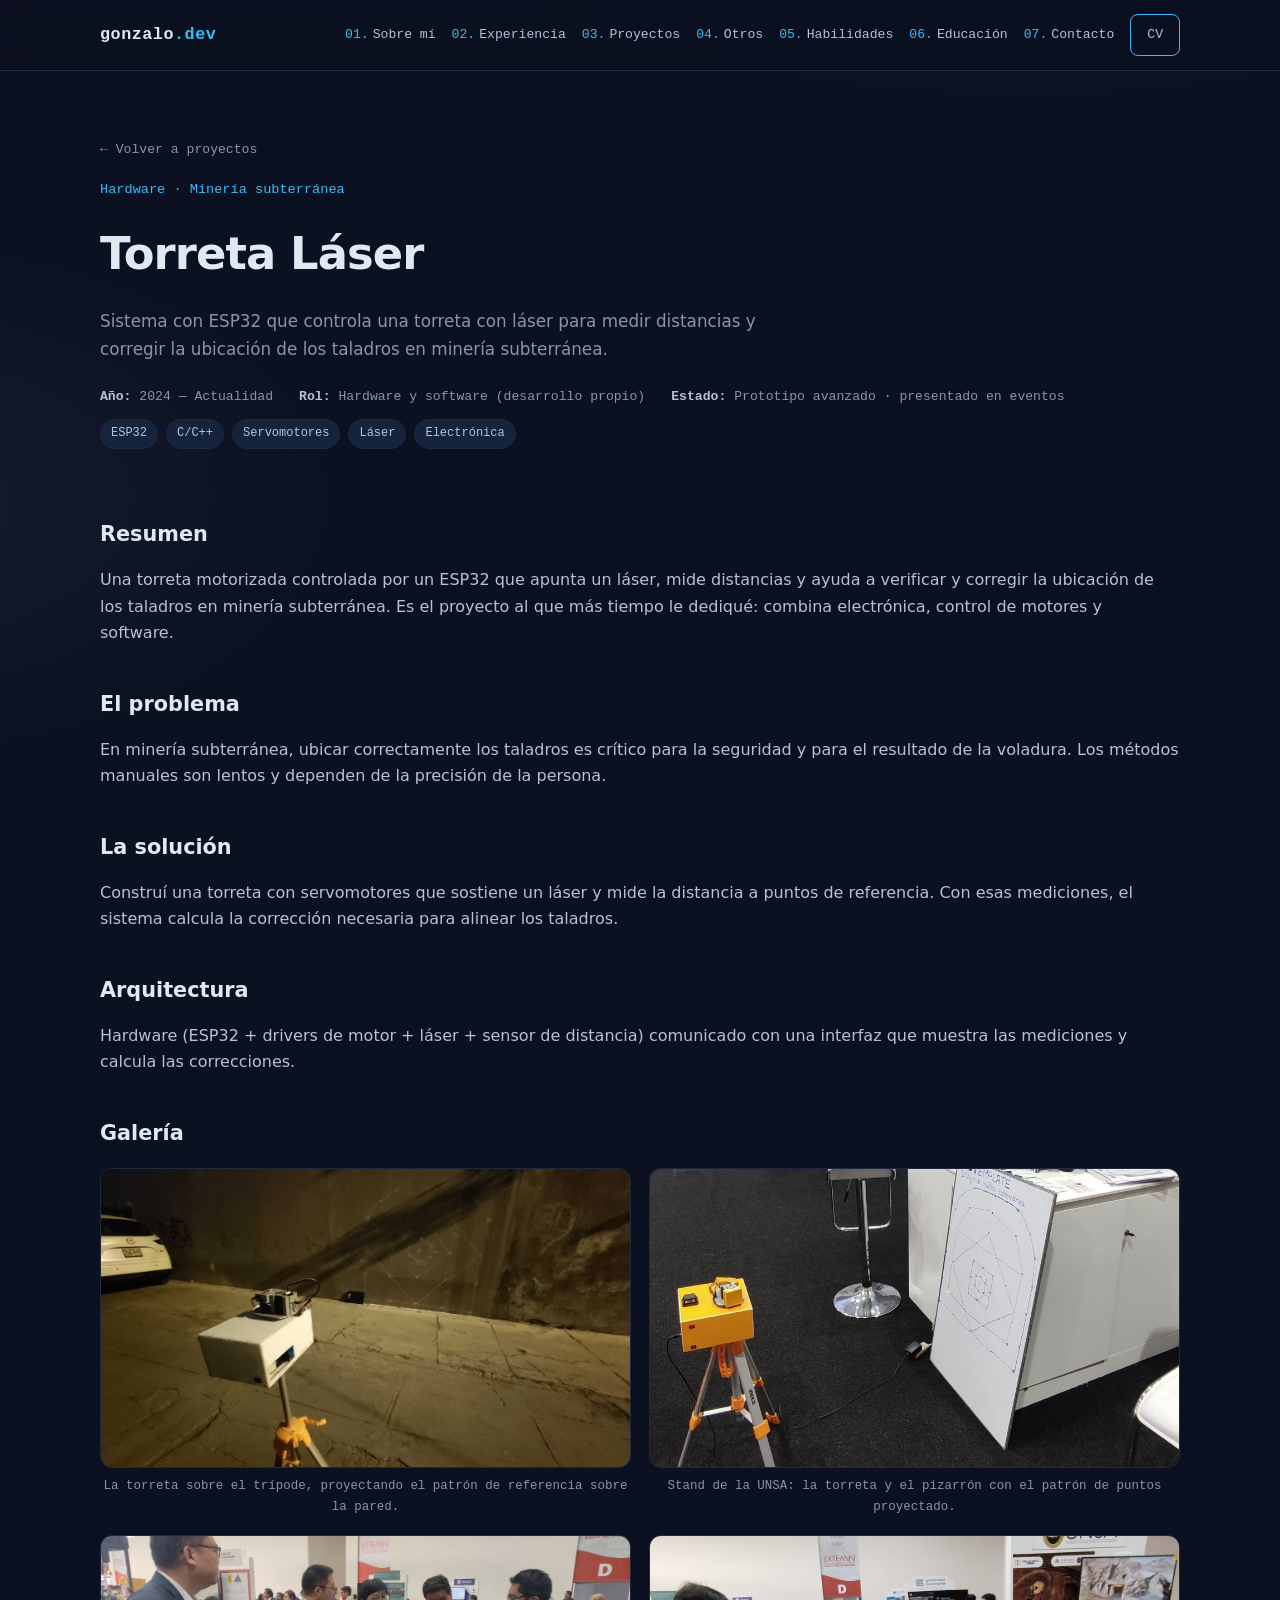
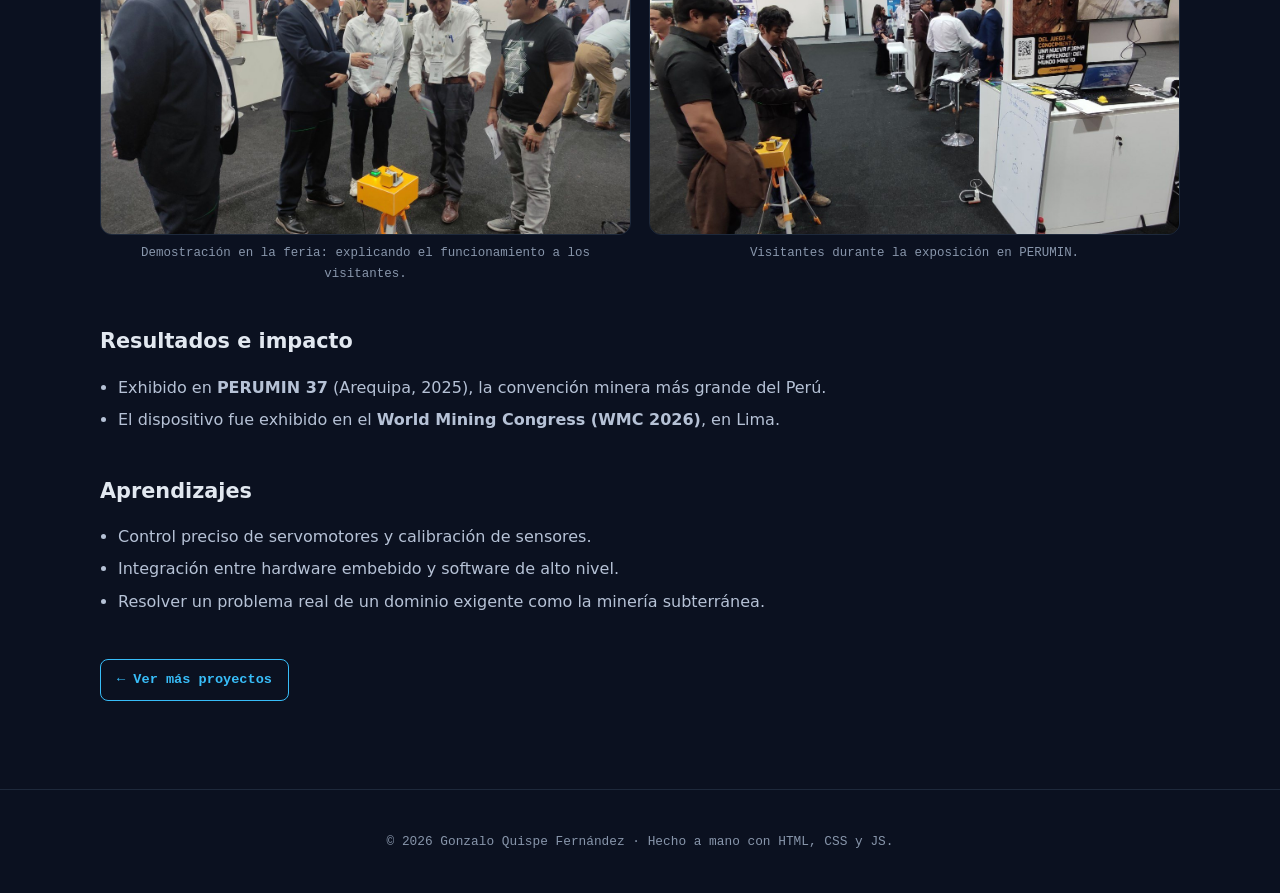
<file: projects/laser-pointer.html>
<!DOCTYPE html>
<html lang="es">
<head>
  <meta charset="UTF-8">
  <meta name="viewport" content="width=device-width, initial-scale=1">
  <title>Torreta Láser — Gonzalo Quispe Fernández</title>
  <meta name="description" content="Sistema con ESP32 que controla una torreta con láser para medir distancias y corregir la ubicación de los taladros en minería subterránea.">
  <link rel="stylesheet" href="../assets/css/styles.css">
</head>
<body>
<header class="site-header">
  <nav class="container nav" aria-label="Principal">
    <a class="brand" href="../index.html">gonzalo<span>.dev</span></a>
    <button class="nav-toggle" aria-label="Abrir menú" aria-expanded="false">☰</button>
    <div class="nav-links">
      <a href="../index.html#sobre-mi"><span class="num">01.</span>Sobre mí</a>
      <a href="../index.html#experiencia"><span class="num">02.</span>Experiencia</a>
      <a href="../index.html#proyectos"><span class="num">03.</span>Proyectos</a>
      <a href="../index.html#otros"><span class="num">04.</span>Otros</a>
      <a href="../index.html#habilidades"><span class="num">05.</span>Habilidades</a>
      <a href="../index.html#educacion"><span class="num">06.</span>Educación</a>
      <a href="../index.html#contacto"><span class="num">07.</span>Contacto</a>
      <a class="btn" href="../assets/cv/gonzalo-quispe-cv.pdf" target="_blank" rel="noopener">CV</a>
    </div>
  </nav>
</header>

<main class="container">
  <section class="detail-hero">
    <a class="back" href="../index.html#proyectos">← Volver a proyectos</a>
    <p class="kicker">Hardware · Minería subterránea</p>
    <h1>Torreta Láser</h1>
    <p class="sub">Sistema con ESP32 que controla una torreta con láser para medir distancias y corregir la ubicación de los taladros en minería subterránea.</p>
    <div class="detail-meta">
      <span><b>Año:</b> 2024 — Actualidad</span>
      <span><b>Rol:</b> Hardware y software (desarrollo propio)</span>
      <span><b>Estado:</b> Prototipo avanzado · presentado en eventos</span>
    </div>
    <ul class="tags"><li>ESP32</li><li>C/C++</li><li>Servomotores</li><li>Láser</li><li>Electrónica</li></ul>
    <div class="detail-links"><span class="ph-inline">Video de la demo: pegar URL</span><span class="ph-inline">Repositorio: pegar URL</span></div>
  </section>

  <section class="detail-body">
    <h2>Resumen</h2>
    <p>Una torreta motorizada controlada por un ESP32 que apunta un láser, mide distancias y ayuda a verificar
    y corregir la ubicación de los taladros en minería subterránea. Es el proyecto al que más tiempo le dediqué:
    combina electrónica, control de motores y software.</p>

    <h2>El problema</h2>
    <p>En minería subterránea, ubicar correctamente los taladros es crítico para la seguridad y para el resultado
    de la voladura. Los métodos manuales son lentos y dependen de la precisión de la persona.</p>

    <h2>La solución</h2>
    <p>Construí una torreta con servomotores que sostiene un láser y mide la distancia a puntos de referencia.
    Con esas mediciones, el sistema calcula la corrección necesaria para alinear los taladros.</p>

    <h2>Arquitectura</h2>
    <p>Hardware (ESP32 + drivers de motor + láser + sensor de distancia) comunicado con una interfaz que muestra
    las mediciones y calcula las correcciones.</p>
    <span class="ph">Agregá acá un diagrama de bloques del sistema y una lista de componentes.</span>
    

    <h2>Galería</h2>
    <div class="gallery">
      <figure style="margin:0"><img src="../assets/img/laser/01-torreta-tripode.jpg" alt="La torreta montada sobre un trípode, proyectando el patrón del láser sobre la pared"><figcaption class="photo-caption">La torreta sobre el trípode, proyectando el patrón de referencia sobre la pared.</figcaption></figure>
      <figure style="margin:0"><img src="../assets/img/laser/00-stand-unsa.jpg" alt="Stand de la UNSA con la torreta y el pizarrón donde se ve el patrón proyectado"><figcaption class="photo-caption">Stand de la UNSA: la torreta y el pizarrón con el patrón de puntos proyectado.</figcaption></figure>
      <figure style="margin:0"><img src="../assets/img/laser/02-explicando.jpg" alt="Grupo de personas observando la torreta durante una demostración en la feria"><figcaption class="photo-caption">Demostración en la feria: explicando el funcionamiento a los visitantes.</figcaption></figure>
      <figure style="margin:0"><img src="../assets/img/laser/03-visitantes.jpg" alt="Visitantes recorriendo el stand de la UNSA durante la exposición"><figcaption class="photo-caption">Visitantes durante la exposición en PERUMIN.</figcaption></figure></div>

    <h2>Resultados e impacto</h2>
<ul class="prose-list"><li>Exhibido en <b>PERUMIN 37</b> (Arequipa, 2025), la convención minera más grande del Perú.</li><li>El dispositivo fue exhibido en el <b>World Mining Congress (WMC 2026)</b>, en Lima.</li></ul>

    <h2>Aprendizajes</h2>
<ul class="prose-list"><li>Control preciso de servomotores y calibración de sensores.</li><li>Integración entre hardware embebido y software de alto nivel.</li><li>Resolver un problema real de un dominio exigente como la minería subterránea.</li></ul>

    <p style="margin-top:44px"><a class="btn" href="../index.html#proyectos">← Ver más proyectos</a></p>
  </section>
</main>

<footer class="site-footer">
  <div class="container">
    <p>© <span data-year>2026</span> Gonzalo Quispe Fernández · Hecho a mano con HTML, CSS y JS.</p>
  </div>
</footer>
<script src="../assets/js/main.js"></script>
</body>
</html>
</file>
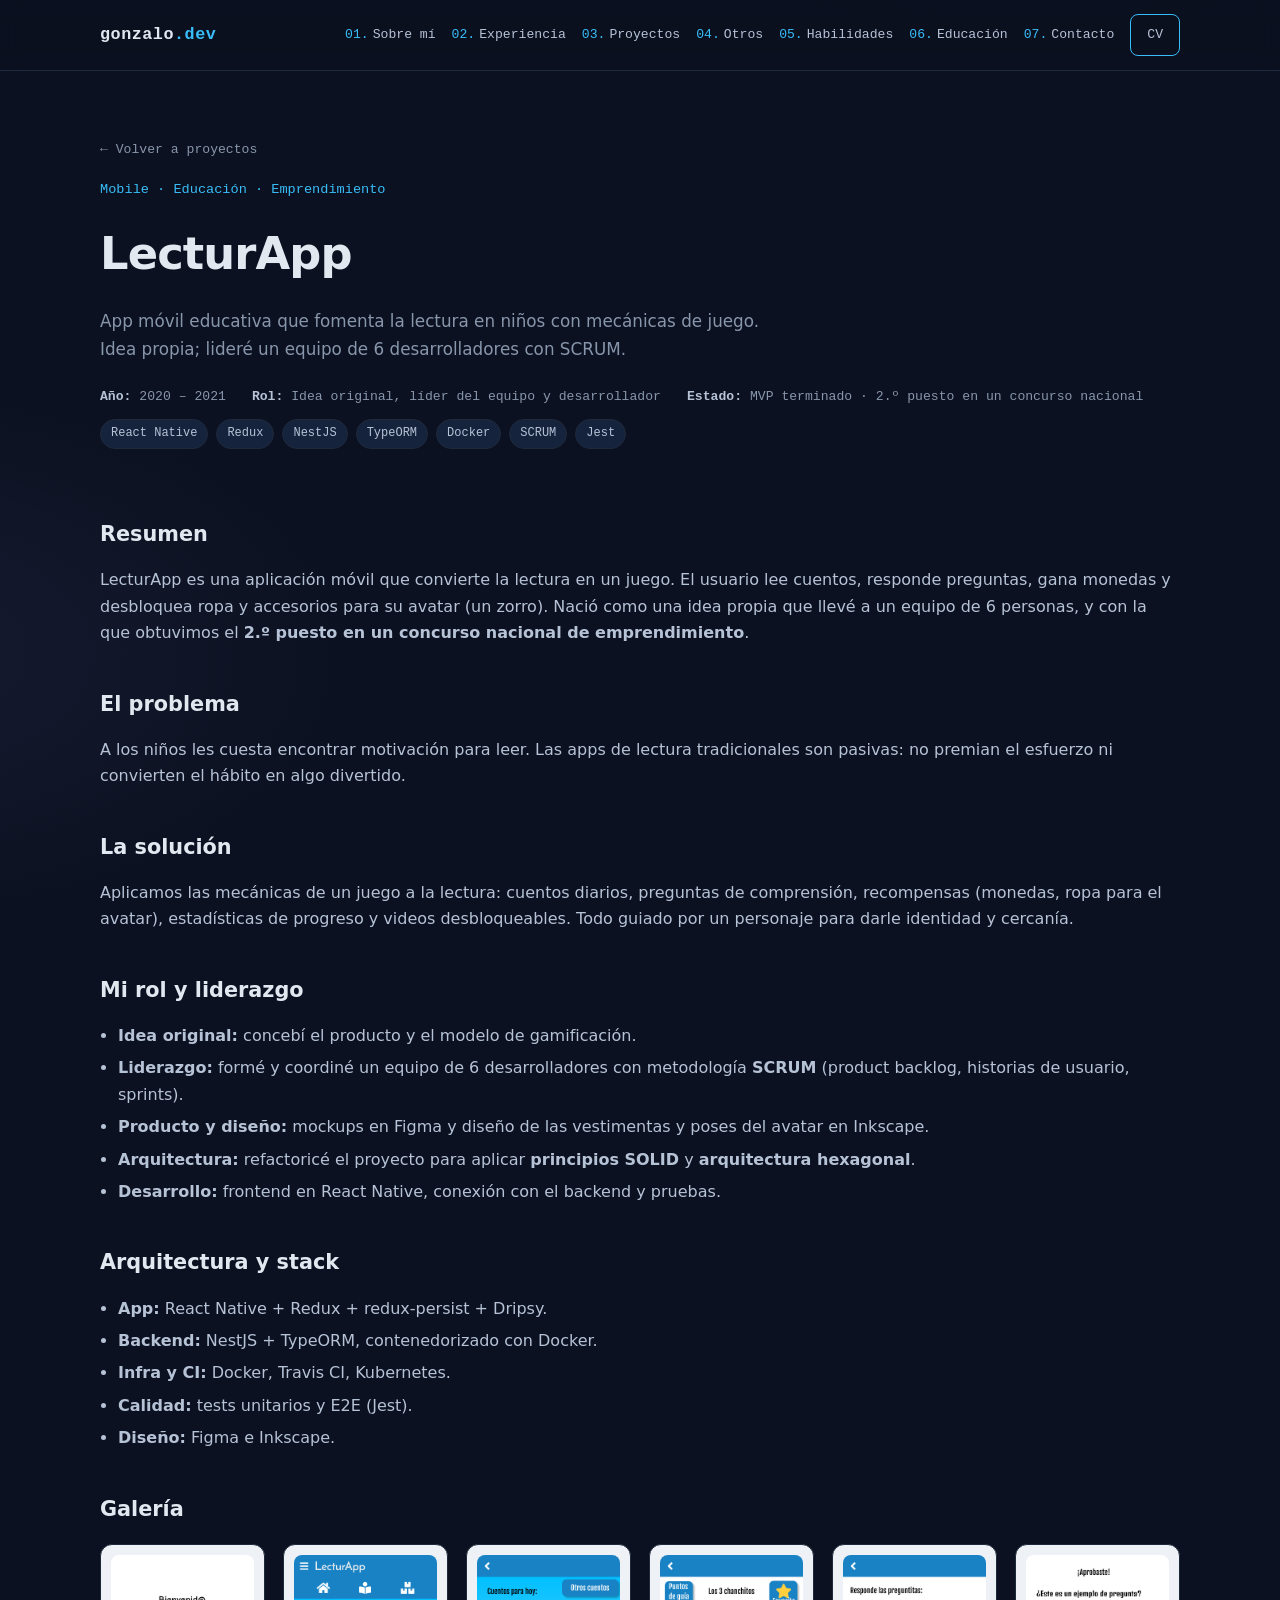
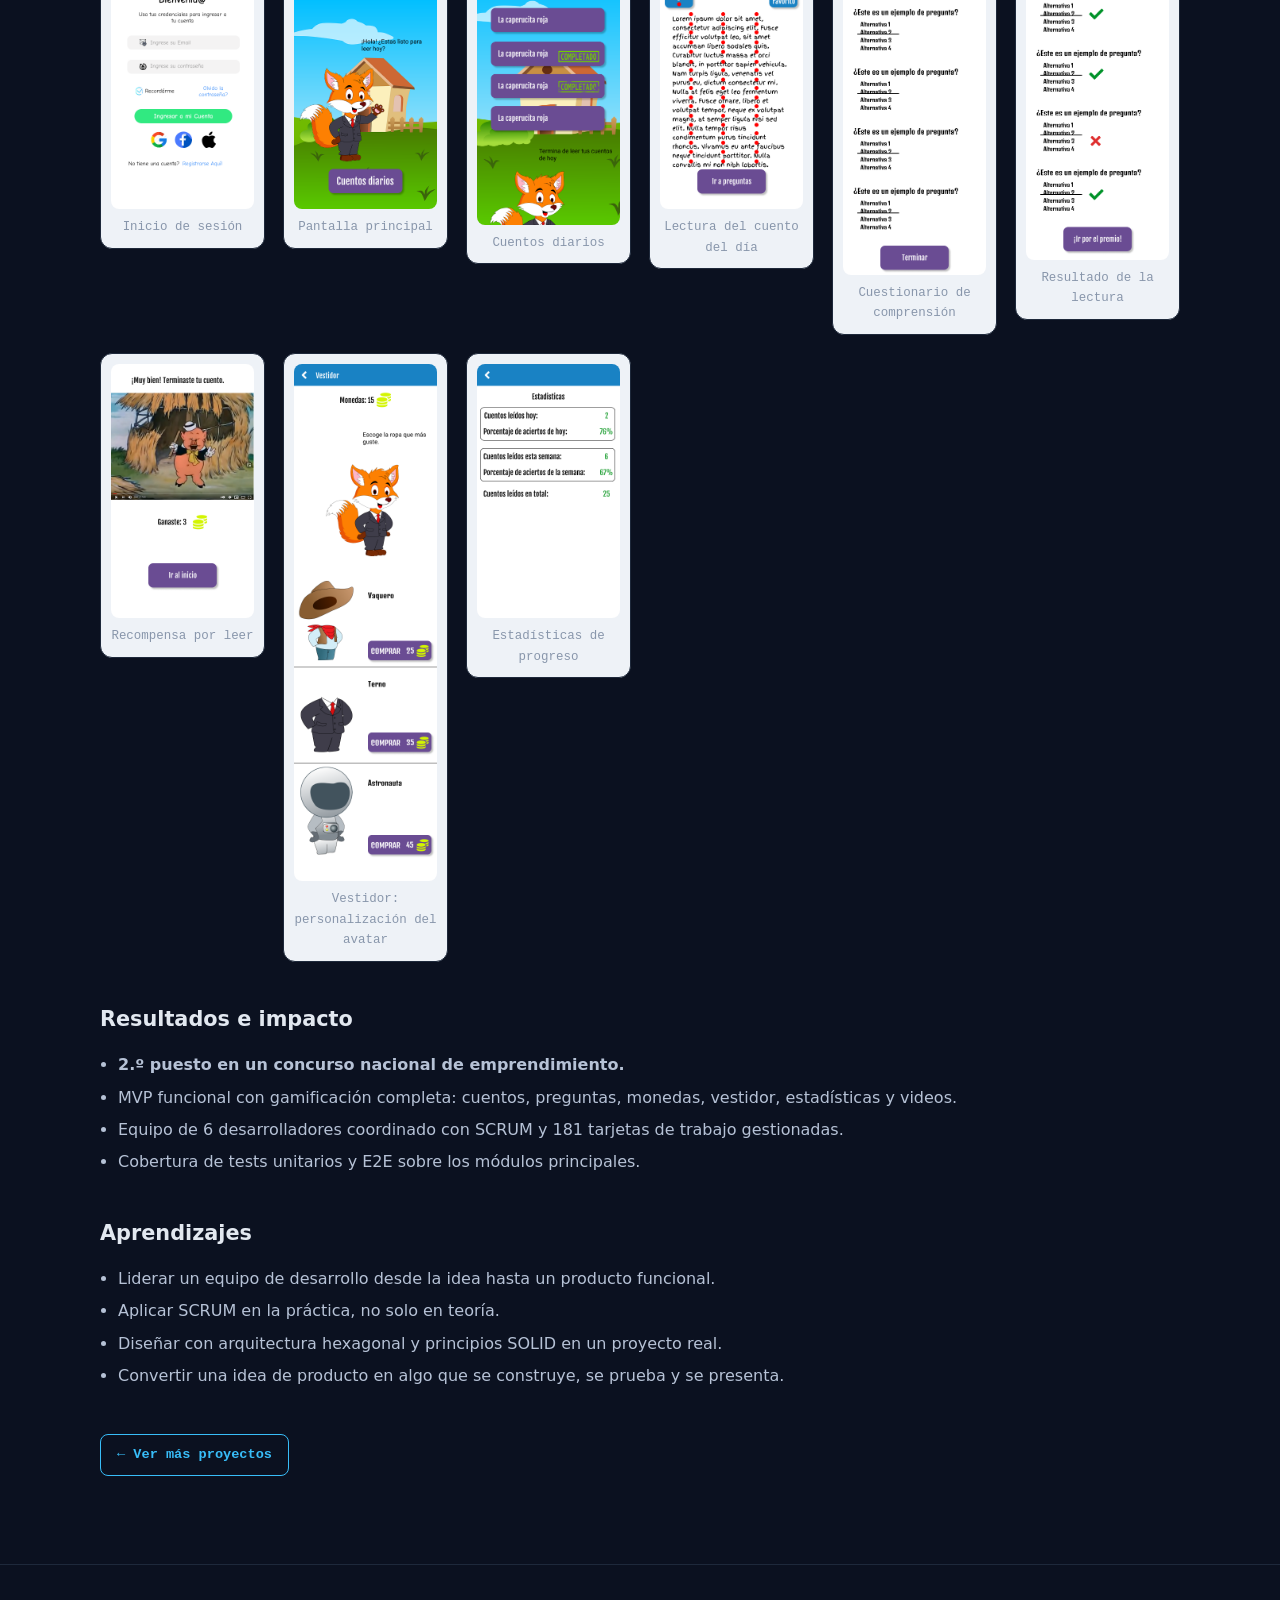
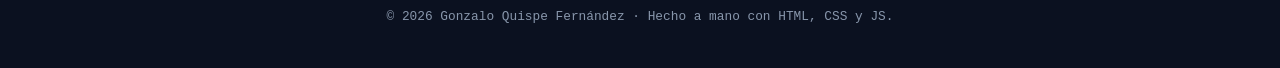
<file: projects/lecturapp.html>
<!DOCTYPE html>
<html lang="es">
<head>
  <meta charset="UTF-8">
  <meta name="viewport" content="width=device-width, initial-scale=1">
  <title>LecturApp — Gonzalo Quispe Fernández</title>
  <meta name="description" content="App móvil educativa que fomenta la lectura en niños con mecánicas de juego. Idea propia; lideré un equipo de 6 desarrolladores con SCRUM. 2.º puesto en un concurso nacional de emprendimiento.">
  <link rel="stylesheet" href="../assets/css/styles.css">
</head>
<body>
<header class="site-header">
  <nav class="container nav" aria-label="Principal">
    <a class="brand" href="../index.html">gonzalo<span>.dev</span></a>
    <button class="nav-toggle" aria-label="Abrir menú" aria-expanded="false">☰</button>
    <div class="nav-links">
      <a href="../index.html#sobre-mi"><span class="num">01.</span>Sobre mí</a>
      <a href="../index.html#experiencia"><span class="num">02.</span>Experiencia</a>
      <a href="../index.html#proyectos"><span class="num">03.</span>Proyectos</a>
      <a href="../index.html#otros"><span class="num">04.</span>Otros</a>
      <a href="../index.html#habilidades"><span class="num">05.</span>Habilidades</a>
      <a href="../index.html#educacion"><span class="num">06.</span>Educación</a>
      <a href="../index.html#contacto"><span class="num">07.</span>Contacto</a>
      <a class="btn" href="../assets/cv/gonzalo-quispe-cv.pdf" target="_blank" rel="noopener">CV</a>
    </div>
  </nav>
</header>

<main class="container">
  <section class="detail-hero">
    <a class="back" href="../index.html#proyectos">← Volver a proyectos</a>
    <p class="kicker">Mobile · Educación · Emprendimiento</p>
    <h1>LecturApp</h1>
    <p class="sub">App móvil educativa que fomenta la lectura en niños con mecánicas de juego. Idea propia;
       lideré un equipo de 6 desarrolladores con SCRUM.</p>
    <div class="detail-meta">
      <span><b>Año:</b> 2020 – 2021</span>
      <span><b>Rol:</b> Idea original, líder del equipo y desarrollador</span>
      <span><b>Estado:</b> MVP terminado · 2.º puesto en un concurso nacional</span>
    </div>
    <ul class="tags"><li>React Native</li><li>Redux</li><li>NestJS</li><li>TypeORM</li><li>Docker</li><li>SCRUM</li><li>Jest</li></ul>
    <div class="detail-links">
      <span class="ph-inline">Repositorio: pegar URL</span>
      <span class="ph-inline">Concurso: nombre por confirmar</span>
    </div>
  </section>

  <section class="detail-body">
    <h2>Resumen</h2>
    <p>LecturApp es una aplicación móvil que convierte la lectura en un juego. El usuario lee cuentos, responde
       preguntas, gana monedas y desbloquea ropa y accesorios para su avatar (un zorro). Nació como una idea
       propia que llevé a un equipo de 6 personas, y con la que obtuvimos el <b>2.º puesto en un concurso
       nacional de emprendimiento</b>.</p>

    <h2>El problema</h2>
    <p>A los niños les cuesta encontrar motivación para leer. Las apps de lectura tradicionales son pasivas:
       no premian el esfuerzo ni convierten el hábito en algo divertido.</p>

    <h2>La solución</h2>
    <p>Aplicamos las mecánicas de un juego a la lectura: cuentos diarios, preguntas de comprensión, recompensas
       (monedas, ropa para el avatar), estadísticas de progreso y videos desbloqueables. Todo guiado por un
       personaje para darle identidad y cercanía.</p>

    <h2>Mi rol y liderazgo</h2>
    <ul class="prose-list">
      <li><b>Idea original:</b> concebí el producto y el modelo de gamificación.</li>
      <li><b>Liderazgo:</b> formé y coordiné un equipo de 6 desarrolladores con metodología <b>SCRUM</b> (product backlog, historias de usuario, sprints).</li>
      <li><b>Producto y diseño:</b> mockups en Figma y diseño de las vestimentas y poses del avatar en Inkscape.</li>
      <li><b>Arquitectura:</b> refactoricé el proyecto para aplicar <b>principios SOLID</b> y <b>arquitectura hexagonal</b>.</li>
      <li><b>Desarrollo:</b> frontend en React Native, conexión con el backend y pruebas.</li>
    </ul>

    <h2>Arquitectura y stack</h2>
    <ul class="prose-list">
      <li><b>App:</b> React Native + Redux + redux-persist + Dripsy.</li>
      <li><b>Backend:</b> NestJS + TypeORM, contenedorizado con Docker.</li>
      <li><b>Infra y CI:</b> Docker, Travis CI, Kubernetes.</li>
      <li><b>Calidad:</b> tests unitarios y E2E (Jest).</li>
      <li><b>Diseño:</b> Figma e Inkscape.</li>
    </ul>
    <span class="ph">Agregá un diagrama de la arquitectura (app ↔ API ↔ base de datos).</span>

    <h2>Galería</h2>
    <div class="gallery screens">
      <figure><img src="../assets/img/lecturapp/screens/09-login.png" alt="Inicio de sesión"><figcaption class="photo-caption">Inicio de sesión</figcaption></figure>
      <figure><img src="../assets/img/lecturapp/screens/01-index.png" alt="Pantalla principal"><figcaption class="photo-caption">Pantalla principal</figcaption></figure>
      <figure><img src="../assets/img/lecturapp/screens/02-cuentos-diarios.png" alt="Cuentos diarios"><figcaption class="photo-caption">Cuentos diarios</figcaption></figure>
      <figure><img src="../assets/img/lecturapp/screens/03-cuento-de-hoy.png" alt="Cuento del día"><figcaption class="photo-caption">Lectura del cuento del día</figcaption></figure>
      <figure><img src="../assets/img/lecturapp/screens/04-cuestionario.png" alt="Cuestionario"><figcaption class="photo-caption">Cuestionario de comprensión</figcaption></figure>
      <figure><img src="../assets/img/lecturapp/screens/05-resultados.png" alt="Resultados"><figcaption class="photo-caption">Resultado de la lectura</figcaption></figure>
      <figure><img src="../assets/img/lecturapp/screens/06-premio.png" alt="Premio"><figcaption class="photo-caption">Recompensa por leer</figcaption></figure>
      <figure><img src="../assets/img/lecturapp/screens/07-vestidor.png" alt="Vestidor"><figcaption class="photo-caption">Vestidor: personalización del avatar</figcaption></figure>
      <figure><img src="../assets/img/lecturapp/screens/08-estadisticas.png" alt="Estadísticas"><figcaption class="photo-caption">Estadísticas de progreso</figcaption></figure>
    </div>
    <span class="ph">El mockup completo está en Figma. Si querés, sumamos también las pantallas de videos, inventario y mercado.</span>

    <h2>Resultados e impacto</h2>
    <ul class="prose-list">
      <li><b>2.º puesto en un concurso nacional de emprendimiento.</b></li>
      <li>MVP funcional con gamificación completa: cuentos, preguntas, monedas, vestidor, estadísticas y videos.</li>
      <li>Equipo de 6 desarrolladores coordinado con SCRUM y 181 tarjetas de trabajo gestionadas.</li>
      <li>Cobertura de tests unitarios y E2E sobre los módulos principales.</li>
    </ul>

    <h2>Aprendizajes</h2>
    <ul class="prose-list">
      <li>Liderar un equipo de desarrollo desde la idea hasta un producto funcional.</li>
      <li>Aplicar SCRUM en la práctica, no solo en teoría.</li>
      <li>Diseñar con arquitectura hexagonal y principios SOLID en un proyecto real.</li>
      <li>Convertir una idea de producto en algo que se construye, se prueba y se presenta.</li>
    </ul>

    <p style="margin-top:44px"><a class="btn" href="../index.html#proyectos">← Ver más proyectos</a></p>
  </section>
</main>

<footer class="site-footer">
  <div class="container">
    <p>© <span data-year>2026</span> Gonzalo Quispe Fernández · Hecho a mano con HTML, CSS y JS.</p>
  </div>
</footer>
<script src="../assets/js/main.js"></script>
</body>
</html>
</file>
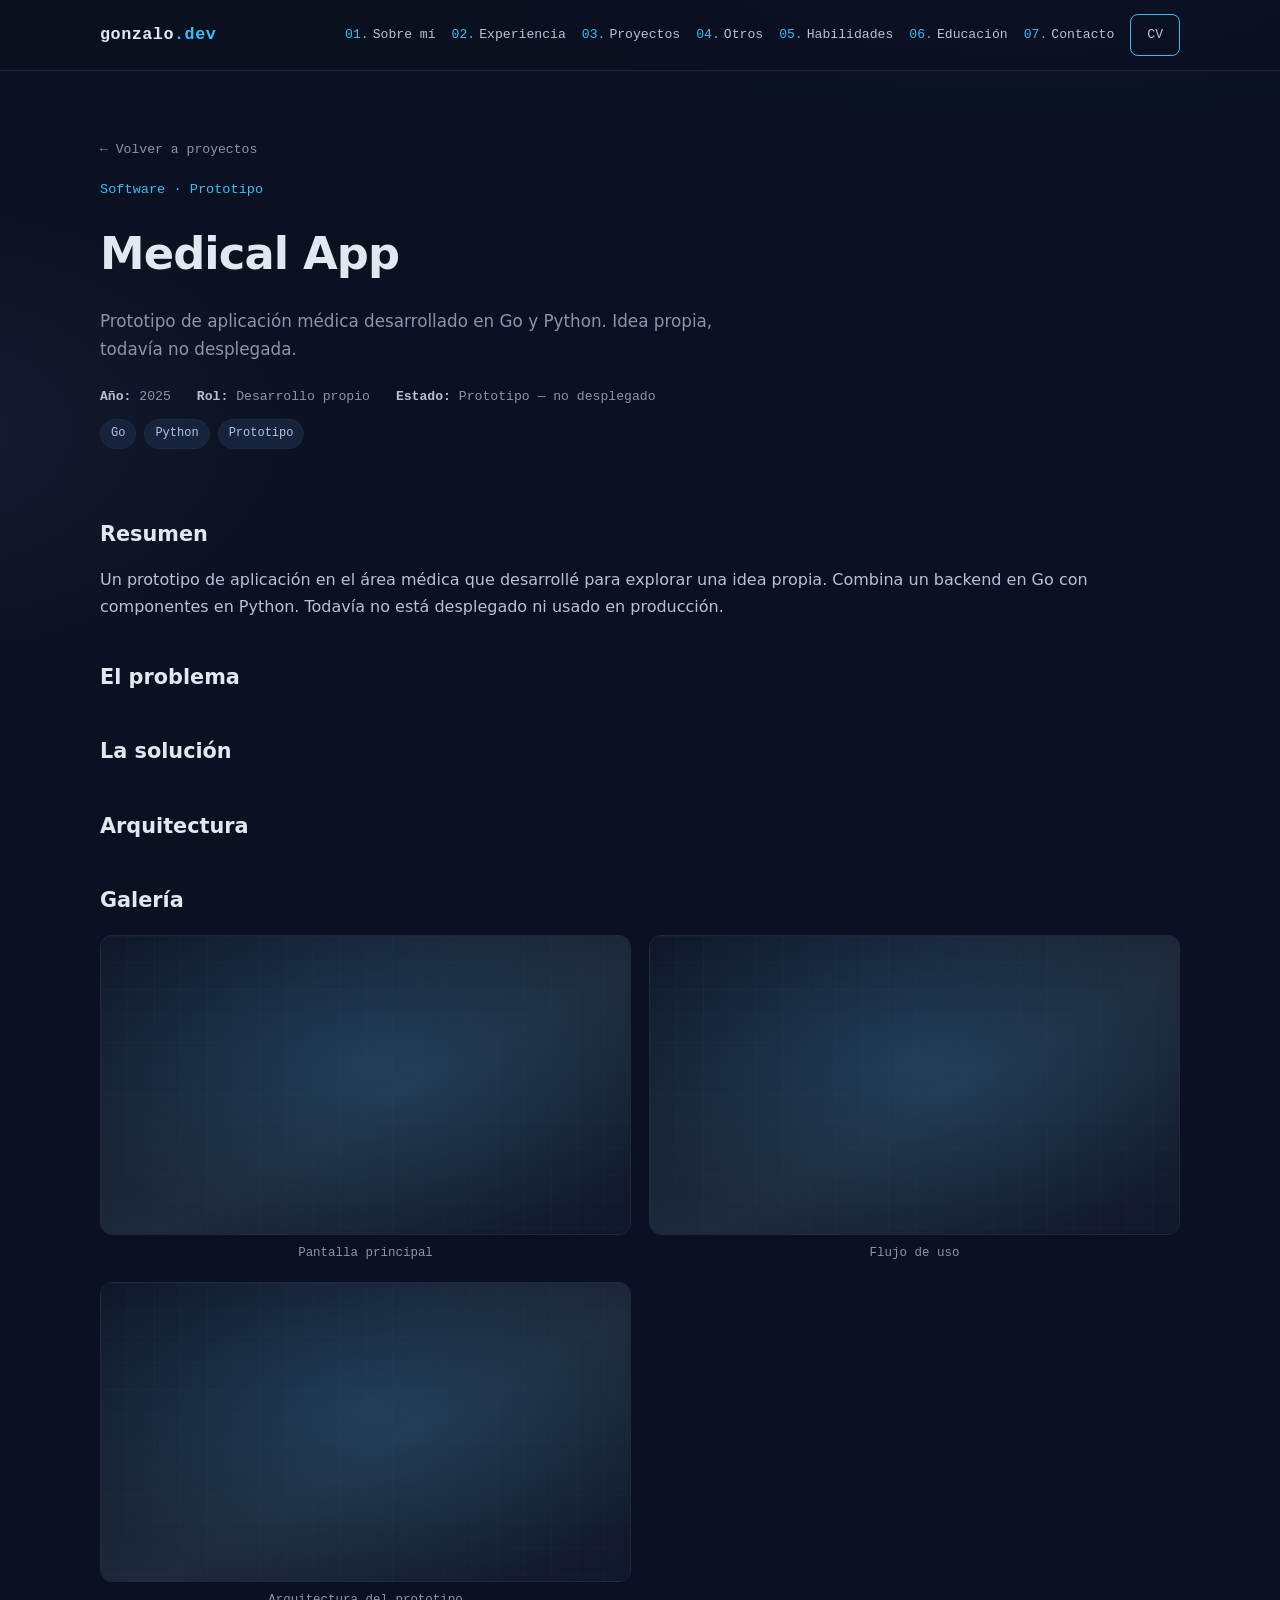
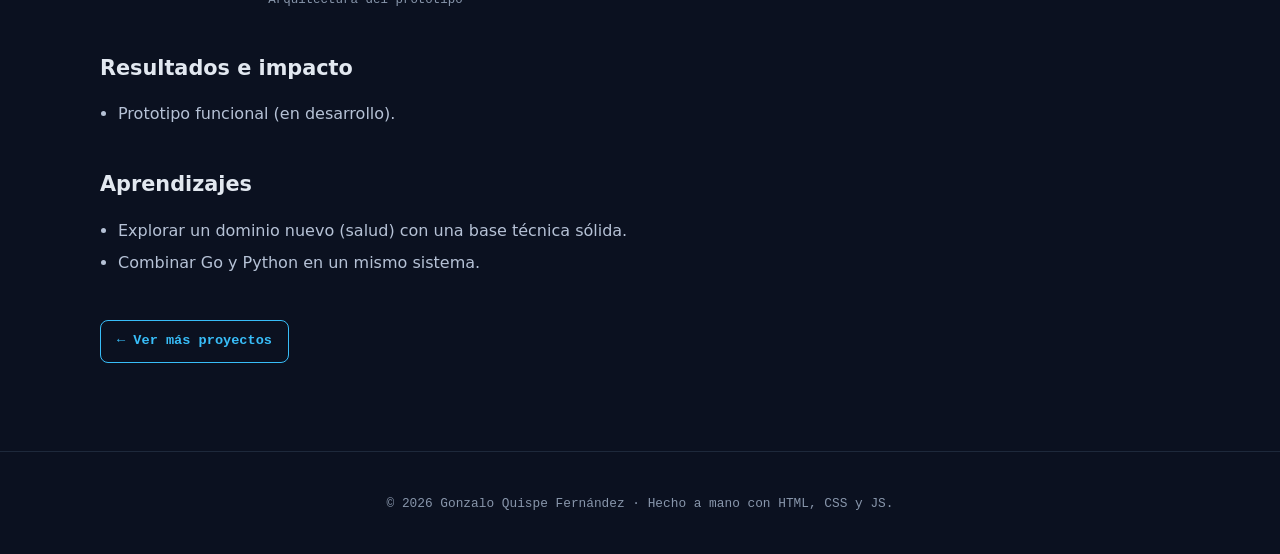
<file: projects/medical-app.html>
<!DOCTYPE html>
<html lang="es">
<head>
  <meta charset="UTF-8">
  <meta name="viewport" content="width=device-width, initial-scale=1">
  <title>Medical App — Gonzalo Quispe Fernández</title>
  <meta name="description" content="Prototipo de aplicación médica desarrollado en Go y Python. Idea propia, todavía no desplegada.">
  <link rel="stylesheet" href="../assets/css/styles.css">
</head>
<body>
<header class="site-header">
  <nav class="container nav" aria-label="Principal">
    <a class="brand" href="../index.html">gonzalo<span>.dev</span></a>
    <button class="nav-toggle" aria-label="Abrir menú" aria-expanded="false">☰</button>
    <div class="nav-links">
      <a href="../index.html#sobre-mi"><span class="num">01.</span>Sobre mí</a>
      <a href="../index.html#experiencia"><span class="num">02.</span>Experiencia</a>
      <a href="../index.html#proyectos"><span class="num">03.</span>Proyectos</a>
      <a href="../index.html#otros"><span class="num">04.</span>Otros</a>
      <a href="../index.html#habilidades"><span class="num">05.</span>Habilidades</a>
      <a href="../index.html#educacion"><span class="num">06.</span>Educación</a>
      <a href="../index.html#contacto"><span class="num">07.</span>Contacto</a>
      <a class="btn" href="../assets/cv/gonzalo-quispe-cv.pdf" target="_blank" rel="noopener">CV</a>
    </div>
  </nav>
</header>

<main class="container">
  <section class="detail-hero">
    <a class="back" href="../index.html#proyectos">← Volver a proyectos</a>
    <p class="kicker">Software · Prototipo</p>
    <h1>Medical App</h1>
    <p class="sub">Prototipo de aplicación médica desarrollado en Go y Python. Idea propia, todavía no desplegada.</p>
    <div class="detail-meta">
      <span><b>Año:</b> 2025</span>
      <span><b>Rol:</b> Desarrollo propio</span>
      <span><b>Estado:</b> Prototipo — no desplegado</span>
    </div>
    <ul class="tags"><li>Go</li><li>Python</li><li>Prototipo</li></ul>
    <div class="detail-links"><span class="ph-inline">Repositorio: pegar URL</span></div>
  </section>

  <section class="detail-body">
    <h2>Resumen</h2>
    <p>Un prototipo de aplicación en el área médica que desarrollé para explorar una idea propia. Combina un
    backend en Go con componentes en Python. Todavía no está desplegado ni usado en producción.</p>

    <h2>El problema</h2>
    <span class="ph">Contá qué problema médico resuelve la idea y para quién.</span>

    <h2>La solución</h2>
    <span class="ph">Describí qué hace la app y cómo lo resuelve.</span>

    <h2>Arquitectura</h2>
    <span class="ph">Diagrama de componentes (Go + Python) y modelo de datos.</span>
    

    <h2>Galería</h2>
    <div class="gallery">
      <figure style="margin:0"><img src="../assets/img/placeholder.svg" alt="Pantalla principal"><figcaption class="photo-caption">Pantalla principal</figcaption></figure>
      <figure style="margin:0"><img src="../assets/img/placeholder.svg" alt="Flujo de uso"><figcaption class="photo-caption">Flujo de uso</figcaption></figure>
      <figure style="margin:0"><img src="../assets/img/placeholder.svg" alt="Arquitectura del prototipo"><figcaption class="photo-caption">Arquitectura del prototipo</figcaption></figure></div>

    <h2>Resultados e impacto</h2>
<ul class="prose-list"><li>Prototipo funcional (en desarrollo).</li></ul>

    <h2>Aprendizajes</h2>
<ul class="prose-list"><li>Explorar un dominio nuevo (salud) con una base técnica sólida.</li><li>Combinar Go y Python en un mismo sistema.</li></ul>

    <p style="margin-top:44px"><a class="btn" href="../index.html#proyectos">← Ver más proyectos</a></p>
  </section>
</main>

<footer class="site-footer">
  <div class="container">
    <p>© <span data-year>2026</span> Gonzalo Quispe Fernández · Hecho a mano con HTML, CSS y JS.</p>
  </div>
</footer>
<script src="../assets/js/main.js"></script>
</body>
</html>
</file>
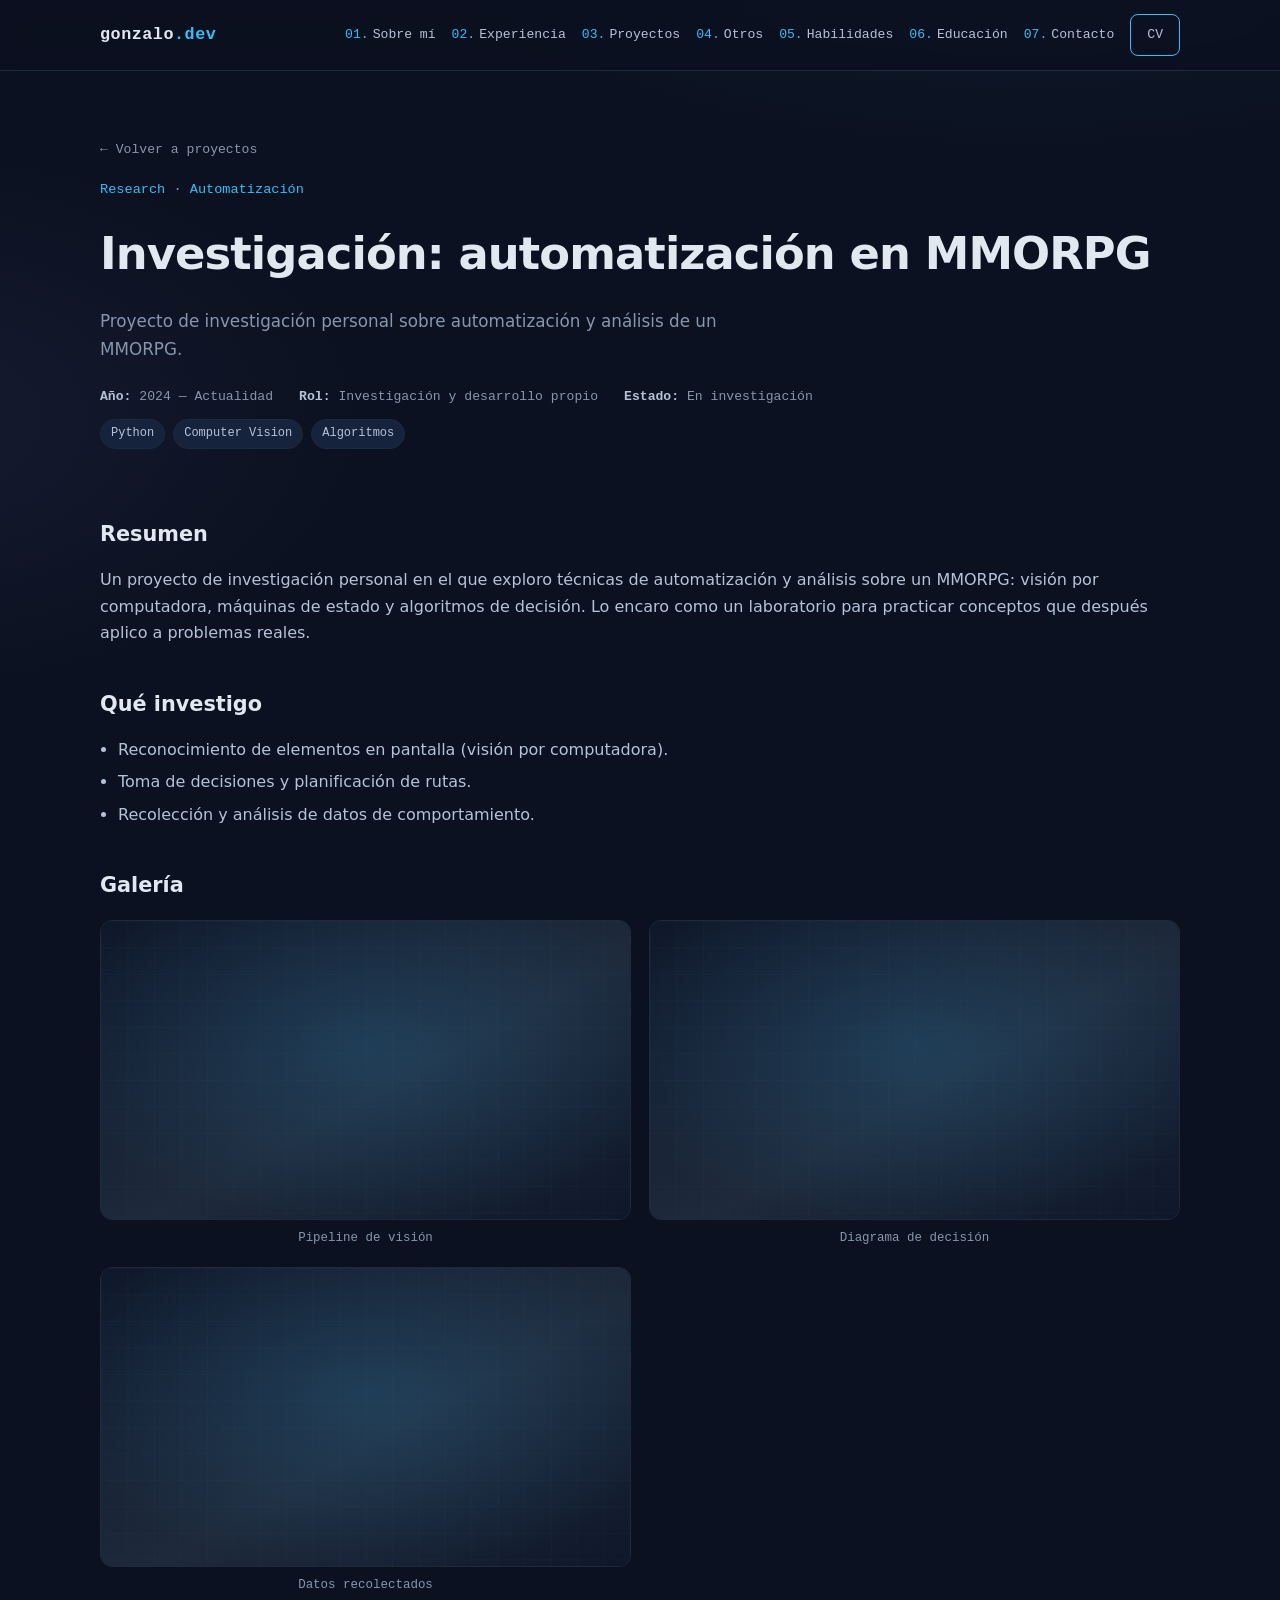
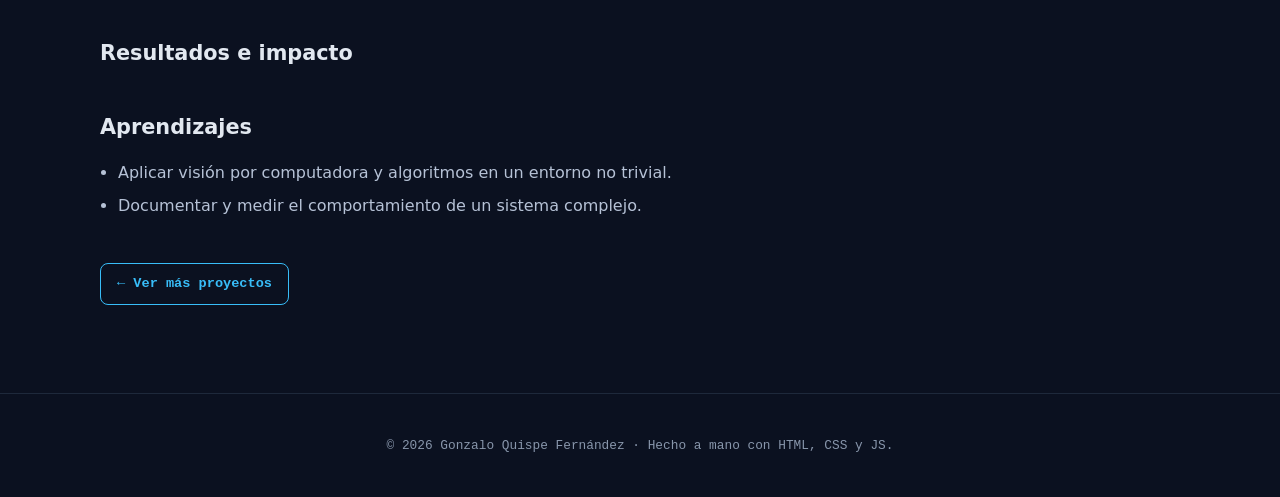
<file: projects/mmorpg-research.html>
<!DOCTYPE html>
<html lang="es">
<head>
  <meta charset="UTF-8">
  <meta name="viewport" content="width=device-width, initial-scale=1">
  <title>Investigación: automatización en MMORPG — Gonzalo Quispe Fernández</title>
  <meta name="description" content="Proyecto de investigación personal sobre automatización y análisis de un MMORPG.">
  <link rel="stylesheet" href="../assets/css/styles.css">
</head>
<body>
<header class="site-header">
  <nav class="container nav" aria-label="Principal">
    <a class="brand" href="../index.html">gonzalo<span>.dev</span></a>
    <button class="nav-toggle" aria-label="Abrir menú" aria-expanded="false">☰</button>
    <div class="nav-links">
      <a href="../index.html#sobre-mi"><span class="num">01.</span>Sobre mí</a>
      <a href="../index.html#experiencia"><span class="num">02.</span>Experiencia</a>
      <a href="../index.html#proyectos"><span class="num">03.</span>Proyectos</a>
      <a href="../index.html#otros"><span class="num">04.</span>Otros</a>
      <a href="../index.html#habilidades"><span class="num">05.</span>Habilidades</a>
      <a href="../index.html#educacion"><span class="num">06.</span>Educación</a>
      <a href="../index.html#contacto"><span class="num">07.</span>Contacto</a>
      <a class="btn" href="../assets/cv/gonzalo-quispe-cv.pdf" target="_blank" rel="noopener">CV</a>
    </div>
  </nav>
</header>

<main class="container">
  <section class="detail-hero">
    <a class="back" href="../index.html#proyectos">← Volver a proyectos</a>
    <p class="kicker">Research · Automatización</p>
    <h1>Investigación: automatización en MMORPG</h1>
    <p class="sub">Proyecto de investigación personal sobre automatización y análisis de un MMORPG.</p>
    <div class="detail-meta">
      <span><b>Año:</b> 2024 — Actualidad</span>
      <span><b>Rol:</b> Investigación y desarrollo propio</span>
      <span><b>Estado:</b> En investigación</span>
    </div>
    <ul class="tags"><li>Python</li><li>Computer Vision</li><li>Algoritmos</li></ul>
    <div class="detail-links"><span class="ph-inline">Repositorio: pegar URL</span></div>
  </section>

  <section class="detail-body">
    <h2>Resumen</h2>
    <p>Un proyecto de investigación personal en el que exploro técnicas de automatización y análisis sobre un
    MMORPG: visión por computadora, máquinas de estado y algoritmos de decisión. Lo encaro como un laboratorio
    para practicar conceptos que después aplico a problemas reales.</p>

    <h2>Qué investigo</h2>
    <ul class="prose-list">
      <li>Reconocimiento de elementos en pantalla (visión por computadora).</li>
      <li>Toma de decisiones y planificación de rutas.</li>
      <li>Recolección y análisis de datos de comportamiento.</li>
    </ul>
    <span class="ph">Definí acá el enfoque final (tesis de maestría, paper, etc.) y qué querés mostrar públicamente.</span>
    

    <h2>Galería</h2>
    <div class="gallery">
      <figure style="margin:0"><img src="../assets/img/placeholder.svg" alt="Pipeline de visión"><figcaption class="photo-caption">Pipeline de visión</figcaption></figure>
      <figure style="margin:0"><img src="../assets/img/placeholder.svg" alt="Diagrama de decisión"><figcaption class="photo-caption">Diagrama de decisión</figcaption></figure>
      <figure style="margin:0"><img src="../assets/img/placeholder.svg" alt="Datos recolectados"><figcaption class="photo-caption">Datos recolectados</figcaption></figure></div>

    <h2>Resultados e impacto</h2>
<ul class="prose-list"></ul>

    <h2>Aprendizajes</h2>
<ul class="prose-list"><li>Aplicar visión por computadora y algoritmos en un entorno no trivial.</li><li>Documentar y medir el comportamiento de un sistema complejo.</li></ul>

    <p style="margin-top:44px"><a class="btn" href="../index.html#proyectos">← Ver más proyectos</a></p>
  </section>
</main>

<footer class="site-footer">
  <div class="container">
    <p>© <span data-year>2026</span> Gonzalo Quispe Fernández · Hecho a mano con HTML, CSS y JS.</p>
  </div>
</footer>
<script src="../assets/js/main.js"></script>
</body>
</html>
</file>
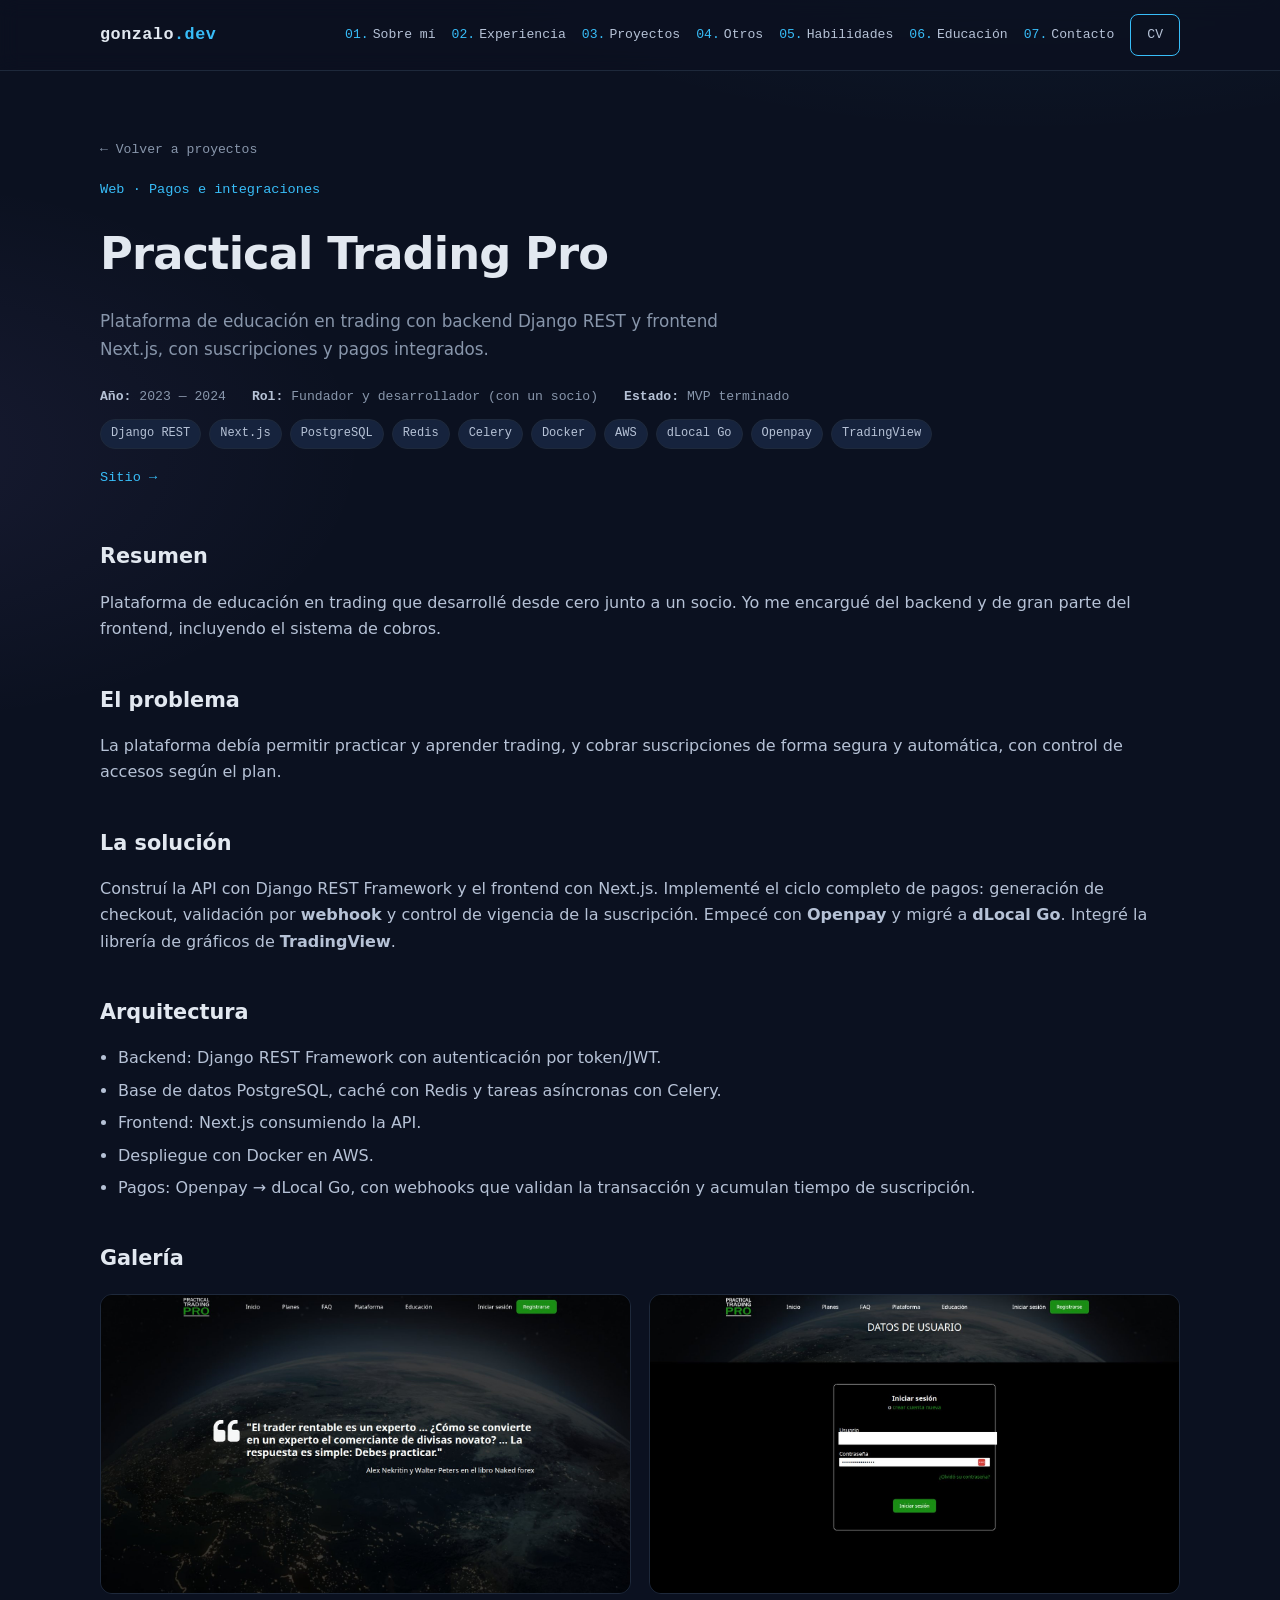
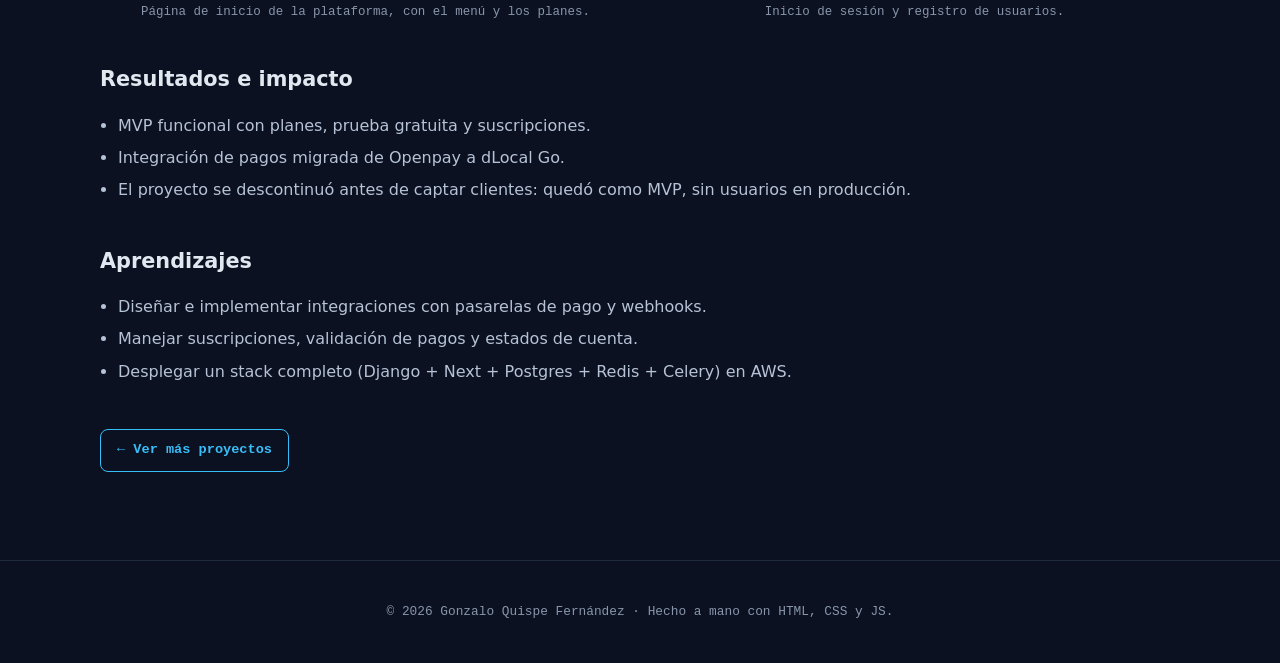
<file: projects/practical-trading.html>
<!DOCTYPE html>
<html lang="es">
<head>
  <meta charset="UTF-8">
  <meta name="viewport" content="width=device-width, initial-scale=1">
  <title>Practical Trading Pro — Gonzalo Quispe Fernández</title>
  <meta name="description" content="Plataforma de educación en trading con backend Django REST y frontend Next.js, con suscripciones y pagos integrados.">
  <link rel="stylesheet" href="../assets/css/styles.css">
</head>
<body>
<header class="site-header">
  <nav class="container nav" aria-label="Principal">
    <a class="brand" href="../index.html">gonzalo<span>.dev</span></a>
    <button class="nav-toggle" aria-label="Abrir menú" aria-expanded="false">☰</button>
    <div class="nav-links">
      <a href="../index.html#sobre-mi"><span class="num">01.</span>Sobre mí</a>
      <a href="../index.html#experiencia"><span class="num">02.</span>Experiencia</a>
      <a href="../index.html#proyectos"><span class="num">03.</span>Proyectos</a>
      <a href="../index.html#otros"><span class="num">04.</span>Otros</a>
      <a href="../index.html#habilidades"><span class="num">05.</span>Habilidades</a>
      <a href="../index.html#educacion"><span class="num">06.</span>Educación</a>
      <a href="../index.html#contacto"><span class="num">07.</span>Contacto</a>
      <a class="btn" href="../assets/cv/gonzalo-quispe-cv.pdf" target="_blank" rel="noopener">CV</a>
    </div>
  </nav>
</header>

<main class="container">
  <section class="detail-hero">
    <a class="back" href="../index.html#proyectos">← Volver a proyectos</a>
    <p class="kicker">Web · Pagos e integraciones</p>
    <h1>Practical Trading Pro</h1>
    <p class="sub">Plataforma de educación en trading con backend Django REST y frontend Next.js, con suscripciones y pagos integrados.</p>
    <div class="detail-meta">
      <span><b>Año:</b> 2023 — 2024</span>
      <span><b>Rol:</b> Fundador y desarrollador (con un socio)</span>
      <span><b>Estado:</b> MVP terminado</span>
    </div>
    <ul class="tags"><li>Django REST</li><li>Next.js</li><li>PostgreSQL</li><li>Redis</li><li>Celery</li><li>Docker</li><li>AWS</li><li>dLocal Go</li><li>Openpay</li><li>TradingView</li></ul>
    <div class="detail-links"><a href="https://www.practicaltradingpro.com/" target="_blank" rel="noopener">Sitio →</a><span class="ph-inline">Repositorio: pegar URL</span></div>
  </section>

  <section class="detail-body">
    <h2>Resumen</h2>
    <p>Plataforma de educación en trading que desarrollé desde cero junto a un socio. Yo me encargué del
    backend y de gran parte del frontend, incluyendo el sistema de cobros.</p>

    <h2>El problema</h2>
    <p>La plataforma debía permitir practicar y aprender trading, y cobrar suscripciones de
    forma segura y automática, con control de accesos según el plan.</p>

    <h2>La solución</h2>
    <p>Construí la API con Django REST Framework y el frontend con Next.js. Implementé el ciclo completo de
    pagos: generación de checkout, validación por <b>webhook</b> y control de vigencia de la suscripción.
    Empecé con <b>Openpay</b> y migré a <b>dLocal Go</b>. Integré la librería de gráficos de <b>TradingView</b>.</p>

    <h2>Arquitectura</h2>
    <ul class="prose-list">
      <li>Backend: Django REST Framework con autenticación por token/JWT.</li>
      <li>Base de datos PostgreSQL, caché con Redis y tareas asíncronas con Celery.</li>
      <li>Frontend: Next.js consumiendo la API.</li>
      <li>Despliegue con Docker en AWS.</li>
      <li>Pagos: Openpay → dLocal Go, con webhooks que validan la transacción y acumulan tiempo de suscripción.</li>
    </ul>
    <span class="ph">Agregá un diagrama de la arquitectura y del flujo de pago.</span>
    

    <h2>Galería</h2>
    <div class="gallery">
      <figure style="margin:0"><img src="../assets/img/trading/01-home.jpg" alt="Página de inicio de Practical Trading Pro con el menú de navegación y la cita de Naked Forex"><figcaption class="photo-caption">Página de inicio de la plataforma, con el menú y los planes.</figcaption></figure>
      <figure style="margin:0"><img src="../assets/img/trading/02-login.jpg" alt="Pantalla de inicio de sesión con usuario y contraseña"><figcaption class="photo-caption">Inicio de sesión y registro de usuarios.</figcaption></figure></div>

    <h2>Resultados e impacto</h2>
<ul class="prose-list"><li>MVP funcional con planes, prueba gratuita y suscripciones.</li><li>Integración de pagos migrada de Openpay a dLocal Go.</li><li>El proyecto se descontinuó antes de captar clientes: quedó como MVP, sin usuarios en producción.</li></ul>

    <h2>Aprendizajes</h2>
<ul class="prose-list"><li>Diseñar e implementar integraciones con pasarelas de pago y webhooks.</li><li>Manejar suscripciones, validación de pagos y estados de cuenta.</li><li>Desplegar un stack completo (Django + Next + Postgres + Redis + Celery) en AWS.</li></ul>

    <p style="margin-top:44px"><a class="btn" href="../index.html#proyectos">← Ver más proyectos</a></p>
  </section>
</main>

<footer class="site-footer">
  <div class="container">
    <p>© <span data-year>2026</span> Gonzalo Quispe Fernández · Hecho a mano con HTML, CSS y JS.</p>
  </div>
</footer>
<script src="../assets/js/main.js"></script>
</body>
</html>
</file>
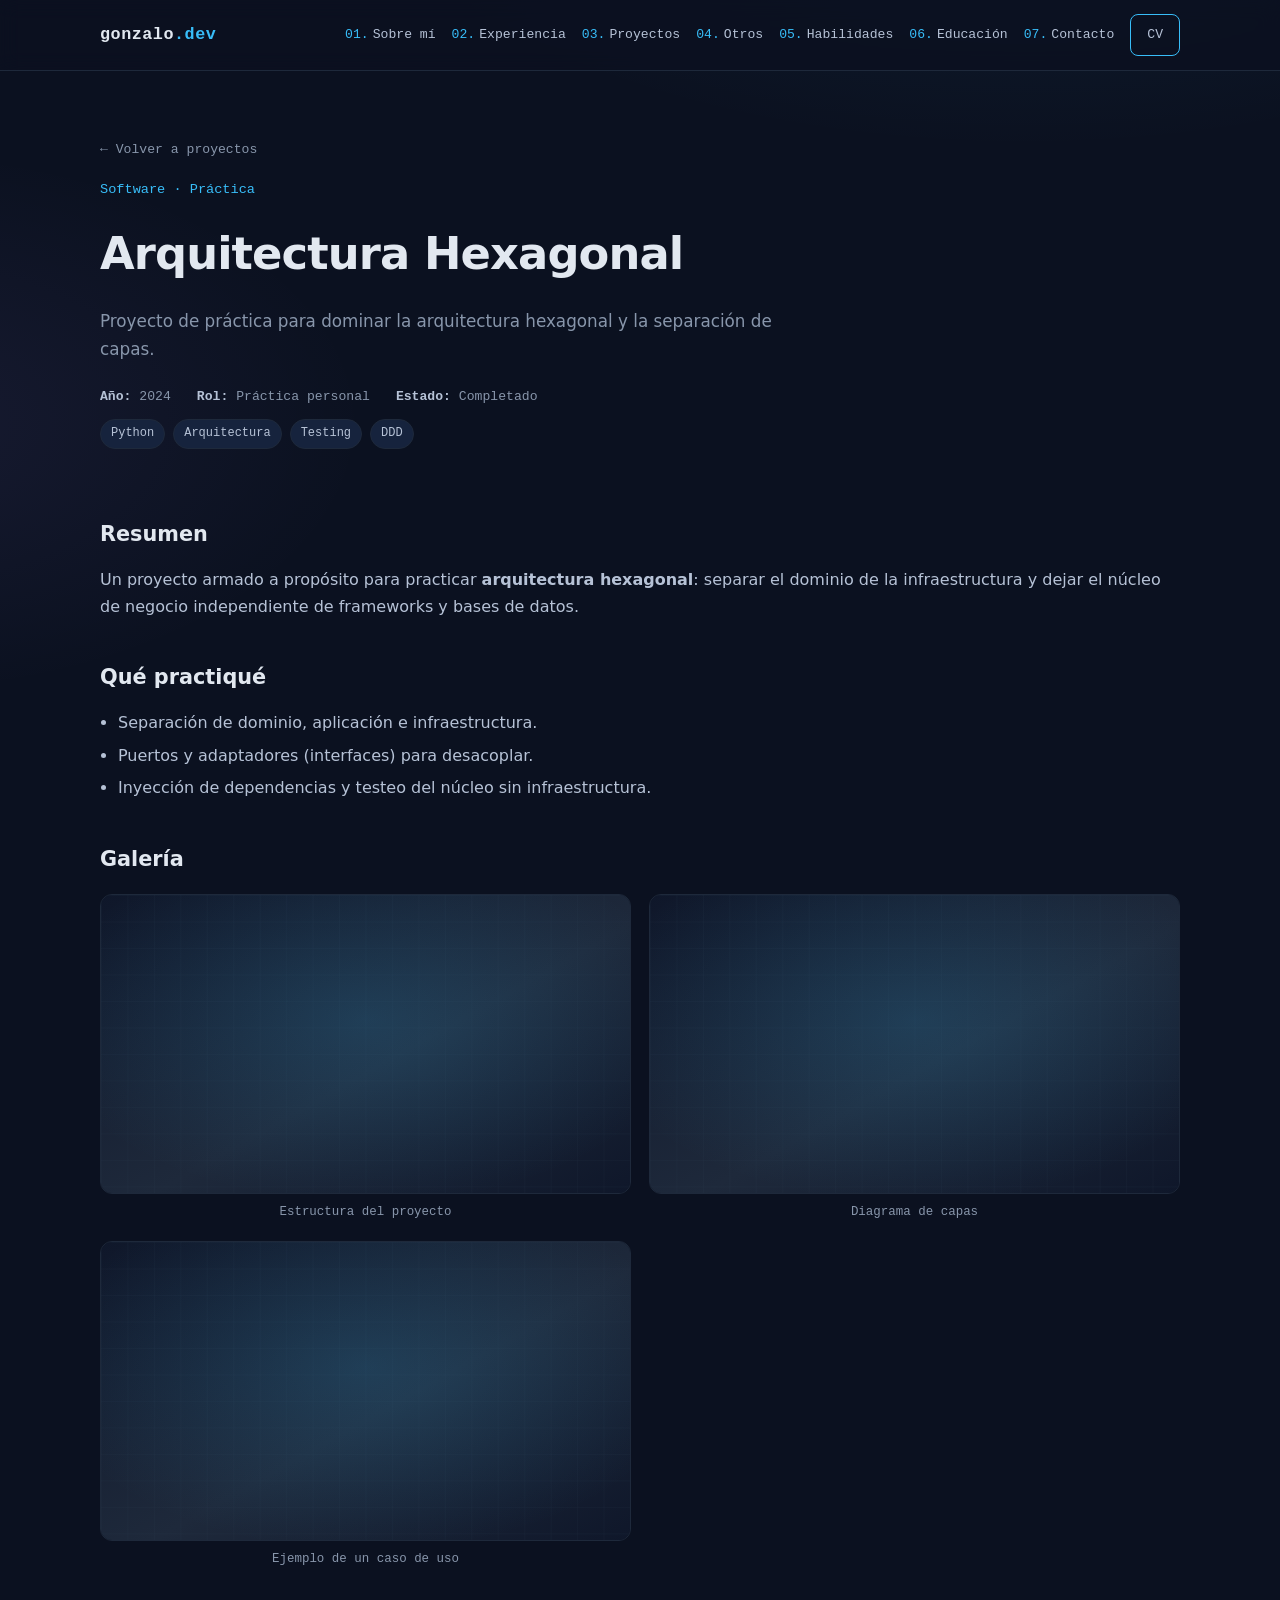
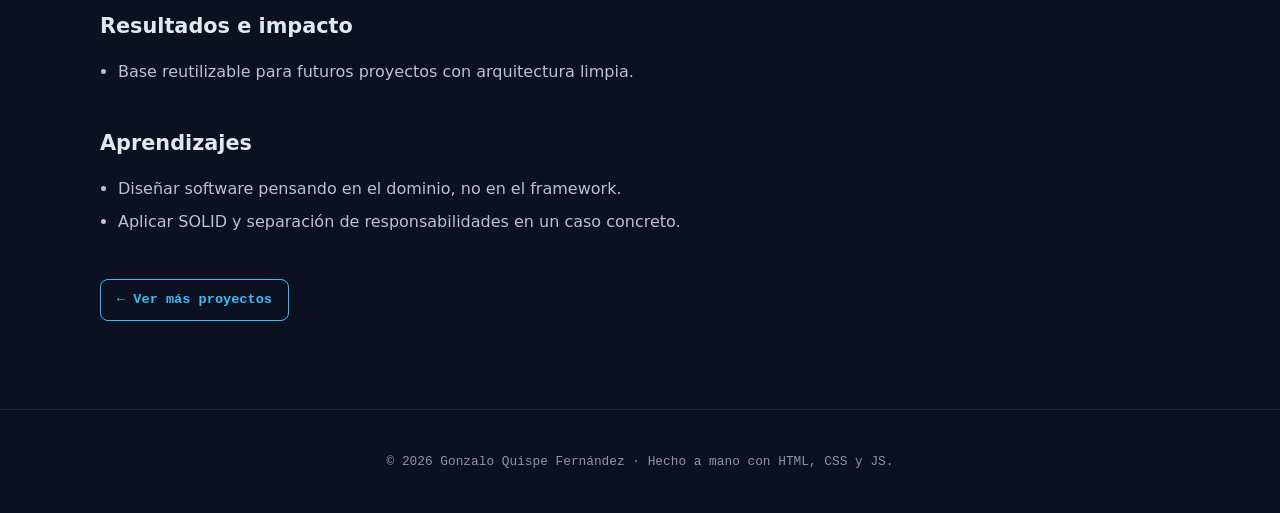
<file: projects/template-hexagonal.html>
<!DOCTYPE html>
<html lang="es">
<head>
  <meta charset="UTF-8">
  <meta name="viewport" content="width=device-width, initial-scale=1">
  <title>Arquitectura Hexagonal — Gonzalo Quispe Fernández</title>
  <meta name="description" content="Proyecto de práctica para dominar la arquitectura hexagonal y la separación de capas.">
  <link rel="stylesheet" href="../assets/css/styles.css">
</head>
<body>
<header class="site-header">
  <nav class="container nav" aria-label="Principal">
    <a class="brand" href="../index.html">gonzalo<span>.dev</span></a>
    <button class="nav-toggle" aria-label="Abrir menú" aria-expanded="false">☰</button>
    <div class="nav-links">
      <a href="../index.html#sobre-mi"><span class="num">01.</span>Sobre mí</a>
      <a href="../index.html#experiencia"><span class="num">02.</span>Experiencia</a>
      <a href="../index.html#proyectos"><span class="num">03.</span>Proyectos</a>
      <a href="../index.html#otros"><span class="num">04.</span>Otros</a>
      <a href="../index.html#habilidades"><span class="num">05.</span>Habilidades</a>
      <a href="../index.html#educacion"><span class="num">06.</span>Educación</a>
      <a href="../index.html#contacto"><span class="num">07.</span>Contacto</a>
      <a class="btn" href="../assets/cv/gonzalo-quispe-cv.pdf" target="_blank" rel="noopener">CV</a>
    </div>
  </nav>
</header>

<main class="container">
  <section class="detail-hero">
    <a class="back" href="../index.html#proyectos">← Volver a proyectos</a>
    <p class="kicker">Software · Práctica</p>
    <h1>Arquitectura Hexagonal</h1>
    <p class="sub">Proyecto de práctica para dominar la arquitectura hexagonal y la separación de capas.</p>
    <div class="detail-meta">
      <span><b>Año:</b> 2024</span>
      <span><b>Rol:</b> Práctica personal</span>
      <span><b>Estado:</b> Completado</span>
    </div>
    <ul class="tags"><li>Python</li><li>Arquitectura</li><li>Testing</li><li>DDD</li></ul>
    <div class="detail-links"><span class="ph-inline">Repositorio: pegar URL</span></div>
  </section>

  <section class="detail-body">
    <h2>Resumen</h2>
    <p>Un proyecto armado a propósito para practicar <b>arquitectura hexagonal</b>: separar el dominio de la
    infraestructura y dejar el núcleo de negocio independiente de frameworks y bases de datos.</p>

    <h2>Qué practiqué</h2>
    <ul class="prose-list">
      <li>Separación de dominio, aplicación e infraestructura.</li>
      <li>Puertos y adaptadores (interfaces) para desacoplar.</li>
      <li>Inyección de dependencias y testeo del núcleo sin infraestructura.</li>
    </ul>
    <span class="ph">Agregá un diagrama de las capas y un ejemplo de código.</span>
    

    <h2>Galería</h2>
    <div class="gallery">
      <figure style="margin:0"><img src="../assets/img/placeholder.svg" alt="Estructura del proyecto"><figcaption class="photo-caption">Estructura del proyecto</figcaption></figure>
      <figure style="margin:0"><img src="../assets/img/placeholder.svg" alt="Diagrama de capas"><figcaption class="photo-caption">Diagrama de capas</figcaption></figure>
      <figure style="margin:0"><img src="../assets/img/placeholder.svg" alt="Ejemplo de un caso de uso"><figcaption class="photo-caption">Ejemplo de un caso de uso</figcaption></figure></div>

    <h2>Resultados e impacto</h2>
<ul class="prose-list"><li>Base reutilizable para futuros proyectos con arquitectura limpia.</li></ul>

    <h2>Aprendizajes</h2>
<ul class="prose-list"><li>Diseñar software pensando en el dominio, no en el framework.</li><li>Aplicar SOLID y separación de responsabilidades en un caso concreto.</li></ul>

    <p style="margin-top:44px"><a class="btn" href="../index.html#proyectos">← Ver más proyectos</a></p>
  </section>
</main>

<footer class="site-footer">
  <div class="container">
    <p>© <span data-year>2026</span> Gonzalo Quispe Fernández · Hecho a mano con HTML, CSS y JS.</p>
  </div>
</footer>
<script src="../assets/js/main.js"></script>
</body>
</html>
</file>
<file: assets/css/styles.css>
/* =========================================================
   Gonzalo Quispe — Portfolio
   Tema: dark slate + acento sky. HTML/CSS/JS puro.
   ========================================================= */

:root {
  --bg:        #0b1120;
  --bg-soft:   #0f172a;
  --surface:   #111c33;
  --surface-2: #16233d;
  --border:    #1e293b;
  --text:      #e2e8f0;
  --text-dim:  #b6c2d6;
  --muted:     #8896ab;
  --accent:    #38bdf8;
  --accent-2:  #a78bfa;
  --accent-soft: rgba(56, 189, 248, 0.12);

  --font: "Inter", system-ui, -apple-system, "Segoe UI", Roboto, "Noto Sans", sans-serif;
  --mono: ui-monospace, SFMono-Regular, "JetBrains Mono", Menlo, Consolas, monospace;

  --maxw: 1080px;
  --radius: 14px;
  --shadow: 0 18px 40px -18px rgba(0, 0, 0, 0.7);
}

* { box-sizing: border-box; }

html { scroll-behavior: smooth; }

body {
  margin: 0;
  background:
    radial-gradient(1200px 600px at 80% -10%, rgba(56,189,248,0.10), transparent 60%),
    radial-gradient(900px 500px at -10% 20%, rgba(167,139,250,0.08), transparent 55%),
    var(--bg);
  color: var(--text);
  font-family: var(--font);
  line-height: 1.65;
  -webkit-font-smoothing: antialiased;
}

img { max-width: 100%; display: block; }

a { color: var(--accent); text-decoration: none; }
a:hover { text-decoration: underline; }

.container { width: min(var(--maxw), 92%); margin-inline: auto; }

/* ---------- Header ---------- */
.site-header {
  position: sticky; top: 0; z-index: 50;
  backdrop-filter: blur(10px);
  background: rgba(11, 17, 32, 0.82);
  border-bottom: 1px solid var(--border);
}
.nav {
  display: flex; align-items: center; justify-content: space-between;
  gap: 16px; padding: 14px 0;
}
.brand {
  font-family: var(--mono); font-weight: 700; font-size: 1.05rem;
  color: var(--text); letter-spacing: 0.5px;
}
.brand span { color: var(--accent); }
.nav-links { display: flex; align-items: center; gap: 16px; }
.nav-links a {
  color: var(--text-dim); font-size: 0.82rem; font-weight: 500;
  font-family: var(--mono); text-decoration: none;
}
.nav-links a:hover { color: var(--accent); text-decoration: none; }
.nav-links .num { color: var(--accent); margin-right: 4px; }

.btn {
  display: inline-flex; align-items: center; gap: 8px;
  border: 1px solid var(--accent); color: var(--accent);
  padding: 9px 16px; border-radius: 8px; font-family: var(--mono);
  font-size: 0.85rem; font-weight: 600; background: transparent;
  transition: background .18s ease, transform .18s ease;
}
.btn:hover { background: var(--accent-soft); text-decoration: none; transform: translateY(-1px); }
.btn--solid { background: var(--accent); color: #06263a; }
.btn--solid:hover { background: #7dd3fc; }

.nav-toggle { display: none; background: none; border: 0; color: var(--text); font-size: 1.4rem; cursor: pointer; }

/* ---------- Hero ---------- */
.hero { padding: 92px 0 64px; }
.hero .eyebrow {
  font-family: var(--mono); color: var(--accent); font-size: 0.95rem; margin: 0 0 18px;
}
.hero h1 {
  font-size: clamp(2.3rem, 6vw, 4rem); line-height: 1.08;
  margin: 0 0 8px; letter-spacing: -0.02em;
}
.hero h1 .dim { color: var(--muted); }
.hero h2 {
  font-size: clamp(1.1rem, 3vw, 1.6rem); color: var(--text-dim);
  font-weight: 600; margin: 0 0 22px; letter-spacing: -0.01em;
}
.hero p.lead { max-width: 620px; color: var(--muted); font-size: 1.05rem; }
.hero .cta { display: flex; gap: 14px; flex-wrap: wrap; margin-top: 30px; }

/* ---------- Sections ---------- */
section.block { padding: 72px 0; }
.section-head {
  display: flex; align-items: center; gap: 16px; margin-bottom: 34px;
}
.section-head h2 {
  font-size: 1.5rem; margin: 0; white-space: nowrap; letter-spacing: -0.01em;
}
.section-head .num { font-family: var(--mono); color: var(--accent); font-size: 1.05rem; }
.section-head::after {
  content: ""; height: 1px; flex: 1; background: var(--border);
}

/* ---------- About ---------- */
.about-grid { display: grid; grid-template-columns: 3fr 2fr; gap: 44px; align-items: start; }
.about-grid p { color: var(--text-dim); margin-top: 0; }
.about-grid .photo {
  border: 1px solid var(--border); border-radius: var(--radius);
  padding: 10px; background: var(--surface); box-shadow: var(--shadow);
  max-width: 300px; margin-inline: auto;
}
.about-grid .photo img { border-radius: 10px; width: 100%; height: auto; }
.photo-caption { text-align: center; color: var(--muted); font-size: 0.78rem; margin-top: 8px; font-family: var(--mono); }

/* ---------- Experience timeline ---------- */
.timeline { border-left: 1px solid var(--border); padding-left: 0; margin-left: 8px; }
.job { position: relative; padding: 0 0 30px 28px; }
.job:last-child { padding-bottom: 0; }
.job::before {
  content: ""; position: absolute; left: -5px; top: 8px;
  width: 9px; height: 9px; border-radius: 50%;
  background: var(--accent); box-shadow: 0 0 0 4px rgba(56,189,248,0.15);
}
.job .when { font-family: var(--mono); color: var(--muted); font-size: 0.8rem; }
.job h3 { margin: 4px 0 2px; font-size: 1.08rem; }
.job h3 .at { color: var(--accent); }
.job p { margin: 6px 0 10px; color: var(--text-dim); font-size: 0.95rem; }
.job ul { margin: 6px 0 0; padding-left: 18px; color: var(--text-dim); font-size: 0.95rem; }
.job li { margin-bottom: 4px; }

/* ---------- Tags ---------- */
.tags { display: flex; flex-wrap: wrap; gap: 8px; list-style: none; padding: 0; margin: 12px 0 0; }
.tags li {
  font-family: var(--mono); font-size: 0.75rem; color: var(--text-dim);
  background: var(--surface-2); border: 1px solid var(--border);
  padding: 4px 10px; border-radius: 999px;
}

/* ---------- Featured projects ---------- */
.featured { display: flex; flex-direction: column; gap: 70px; }
.project { display: grid; grid-template-columns: 1.15fr 1fr; gap: 34px; align-items: center; }
.project.reverse { direction: rtl; }
.project.reverse > * { direction: ltr; }
.project .media {
  border: 1px solid var(--border); border-radius: var(--radius);
  overflow: hidden; background: var(--surface); box-shadow: var(--shadow);
  position: relative;
}
.project .media img { width: 100%; aspect-ratio: 16/10; object-fit: cover; }
.project .media .badge {
  position: absolute; top: 12px; left: 12px; font-family: var(--mono);
  font-size: 0.68rem; letter-spacing: 1px; text-transform: uppercase;
  color: var(--accent); background: rgba(11,17,32,0.8);
  border: 1px solid var(--accent); padding: 3px 8px; border-radius: 6px;
}
.project .kicker { font-family: var(--mono); color: var(--accent); font-size: 0.8rem; margin: 0 0 6px; }
.project h3 { margin: 0 0 10px; font-size: 1.4rem; }
.project p { color: var(--text-dim); margin: 0; }
.project .links { display: flex; gap: 16px; margin-top: 14px; font-family: var(--mono); font-size: 0.85rem; }

/* ---------- Other projects grid ---------- */
.grid { display: grid; grid-template-columns: repeat(3, 1fr); gap: 20px; }
.card {
  background: var(--surface); border: 1px solid var(--border);
  border-radius: var(--radius); padding: 24px; display: flex; flex-direction: column;
  transition: transform .18s ease, border-color .18s ease, box-shadow .18s ease;
}
.card:hover { transform: translateY(-4px); border-color: var(--accent); box-shadow: var(--shadow); }
.card .top { display: flex; justify-content: space-between; align-items: center; margin-bottom: 14px; }
.card .icon { color: var(--accent); font-size: 1.5rem; }
.card h3 { margin: 0 0 8px; font-size: 1.05rem; }
.card p { color: var(--muted); font-size: 0.9rem; margin: 0; flex: 1; }
.card .tags { margin-top: 16px; }
.card a.more { font-family: var(--mono); font-size: 0.8rem; margin-top: 14px; }

/* ---------- Skills ---------- */
.skills-grid { display: grid; grid-template-columns: repeat(2, 1fr); gap: 22px; }
.skill-group {
  background: var(--surface); border: 1px solid var(--border);
  border-radius: var(--radius); padding: 22px;
}
.skill-group h3 { margin: 0 0 12px; font-size: 1rem; color: var(--accent); font-family: var(--mono); }
.skill-group ul { list-style: none; margin: 0; padding: 0; display: flex; flex-wrap: wrap; gap: 8px; }
.skill-group li {
  font-size: 0.85rem; color: var(--text-dim); background: var(--surface-2);
  border: 1px solid var(--border); padding: 5px 11px; border-radius: 8px;
}

/* ---------- Education ---------- */
.edu-grid { display: grid; grid-template-columns: repeat(3, 1fr); gap: 20px; }
.edu {
  background: var(--surface); border: 1px solid var(--border);
  border-radius: var(--radius); padding: 22px;
}
.edu .when { font-family: var(--mono); color: var(--accent); font-size: 0.78rem; }
.edu h3 { margin: 6px 0 4px; font-size: 1rem; }
.edu .school { color: var(--text-dim); font-size: 0.9rem; }
.edu .note { color: var(--muted); font-size: 0.85rem; margin-top: 8px; }

/* ---------- Contact ---------- */
.contact { text-align: center; max-width: 640px; margin-inline: auto; }
.contact .eyebrow { font-family: var(--mono); color: var(--accent); font-size: 0.85rem; }
.contact h2 { font-size: clamp(1.6rem, 4vw, 2.4rem); margin: 12px 0 14px; }
.contact p { color: var(--muted); margin-bottom: 28px; }

/* ---------- Footer ---------- */
.site-footer {
  border-top: 1px solid var(--border); padding: 28px 0;
  text-align: center; color: var(--muted); font-family: var(--mono); font-size: 0.8rem;
}
.site-footer a { color: var(--text-dim); }

/* ---------- Placeholders de contenido ----------
   Ocultos para el público. Para verlos, agregá "?dev" a la URL. */
.ph, .ph-inline { display: none; }
html.dev .ph {
  display: block; border: 1.5px dashed var(--accent-2); border-radius: 10px;
  background: rgba(167,139,250,0.07); color: #c4b5fd;
  font-family: var(--mono); font-size: 0.82rem;
  padding: 14px 16px; margin: 14px 0;
}
html.dev .ph::before { content: "TODO ▸ "; color: var(--accent-2); font-weight: 700; }
html.dev .ph-inline { display: inline; color: #c4b5fd; background: rgba(167,139,250,0.12); padding: 1px 6px; border-radius: 5px; font-family: var(--mono); font-size: 0.82em; }

/* ---------- Project detail page ---------- */
.detail-hero { padding: 64px 0 24px; }
.detail-hero .back { font-family: var(--mono); font-size: 0.82rem; color: var(--muted); }
.detail-hero h1 { font-size: clamp(1.8rem, 5vw, 2.8rem); margin: 16px 0 10px; letter-spacing: -0.02em; }
.detail-hero .sub { color: var(--muted); font-size: 1.05rem; max-width: 680px; }
.detail-meta { display: flex; flex-wrap: wrap; gap: 10px 26px; margin-top: 22px; font-family: var(--mono); font-size: 0.82rem; color: var(--muted); }
.detail-meta b { color: var(--text-dim); }
.detail-hero .kicker { font-family: var(--mono); color: var(--accent); font-size: 0.85rem; margin: 18px 0 0; }
.detail-links { display: flex; flex-wrap: wrap; gap: 18px; margin-top: 18px; font-family: var(--mono); font-size: 0.85rem; }
.detail-body { padding: 26px 0 72px; }
.detail-body h2 { font-size: 1.3rem; margin: 40px 0 12px; }
.detail-body h2:first-child { margin-top: 0; }
.detail-body p { color: var(--text-dim); }
.gallery { display: grid; grid-template-columns: repeat(2, 1fr); gap: 18px; margin-top: 18px; align-items: start; }
.gallery figure { margin: 0; }
.gallery img {
  border: 1px solid var(--border); border-radius: 12px;
  width: 100%; height: 300px; object-fit: cover; display: block;
}
.gallery.screens { grid-template-columns: repeat(auto-fill, minmax(150px, 1fr)); align-items: start; }
.gallery.screens figure { margin: 0; background: #eef2f7; border: 1px solid var(--border); border-radius: 12px; padding: 10px; }
.gallery.screens img { width: 100%; height: auto; border: 0; border-radius: 8px; }
.prose-list { color: var(--text-dim); padding-left: 18px; }
.prose-list li { margin-bottom: 6px; }

/* ---------- Reveal on scroll ---------- */
.reveal { opacity: 0; transform: translateY(18px); transition: opacity .6s ease, transform .6s ease; }
.reveal.in { opacity: 1; transform: none; }
@media (prefers-reduced-motion: reduce) {
  .reveal { opacity: 1; transform: none; transition: none; }
  html { scroll-behavior: auto; }
}

/* ---------- Lightbox (visor de imágenes con zoom) ---------- */
.zoomable { cursor: zoom-in; }
.zoomable:focus-visible { outline: 2px solid var(--accent); outline-offset: 3px; }

.lightbox {
  position: fixed; inset: 0; z-index: 1000;
  display: none; align-items: center; justify-content: center;
  background: rgba(3, 7, 18, 0.94);
  backdrop-filter: blur(8px);
  padding: 3vh 3vw;
}
.lightbox.open { display: flex; }

.lb-stage {
  margin: 0; max-width: 100%; max-height: 100%;
  display: flex; flex-direction: column; align-items: center; gap: 12px;
}
.lb-img {
  max-width: 92vw; max-height: 80vh;
  border-radius: 10px;
  box-shadow: 0 30px 90px -20px rgba(0, 0, 0, 0.95);
  cursor: zoom-in; user-select: none; -webkit-user-drag: none;
  transform-origin: center center;
  transition: transform 0.12s ease-out;
}
.lb-img.grabbing { cursor: grabbing; transition: none; }
.lb-caption {
  color: var(--text-dim); font-family: var(--mono);
  font-size: 0.85rem; text-align: center; max-width: 80vw;
}

.lb-btn {
  background: rgba(15, 23, 42, 0.92);
  border: 1px solid var(--border);
  color: var(--text);
  font-size: 1.1rem; line-height: 1;
  width: 42px; height: 42px; border-radius: 50%;
  display: inline-flex; align-items: center; justify-content: center;
  cursor: pointer; transition: background 0.15s ease, border-color 0.15s ease, color 0.15s ease;
}
.lb-btn:hover { background: var(--accent); color: #06263a; border-color: var(--accent); }

.lb-close { position: fixed; top: 18px; right: 20px; }
.lb-nav { position: fixed; top: 50%; transform: translateY(-50%); font-size: 1.7rem; width: 48px; height: 48px; }
.lb-prev { left: 16px; }
.lb-next { right: 16px; }

.lb-toolbar {
  position: fixed; bottom: 18px; left: 50%; transform: translateX(-50%);
  display: flex; align-items: center; gap: 8px;
  background: rgba(15, 23, 42, 0.92);
  border: 1px solid var(--border); border-radius: 999px;
  padding: 6px 12px;
}
.lb-toolbar .lb-btn { width: 34px; height: 34px; font-size: 1rem; }
.lb-toolbar .lb-zoom-reset { width: auto; padding: 0 12px; border-radius: 999px; font-family: var(--mono); font-size: 0.78rem; }
.lb-counter { font-family: var(--mono); color: var(--muted); font-size: 0.78rem; margin-left: 6px; }
body.lb-lock { overflow: hidden; }

/* ---------- Responsive ---------- */
@media (max-width: 1040px) {
  .nav-links { display: none; }
  .nav-links.open {
    display: flex; flex-direction: column; position: absolute; top: 100%; left: 0; right: 0;
    background: var(--bg-soft); border-bottom: 1px solid var(--border);
    padding: 18px 4%; gap: 14px;
  }
  .nav-toggle { display: block; }
}
@media (max-width: 860px) {
  .about-grid { grid-template-columns: 1fr; }
  .about-grid .photo { order: -1; max-width: 240px; }
  .project, .project.reverse { grid-template-columns: 1fr; direction: ltr; }
  .grid, .edu-grid { grid-template-columns: 1fr; }
  .skills-grid { grid-template-columns: 1fr; }
  .gallery { grid-template-columns: 1fr; }
  .hero { padding: 64px 0 40px; }
  section.block { padding: 52px 0; }
  .lb-nav { width: 40px; height: 40px; font-size: 1.4rem; }
  .lb-img { max-height: 72vh; }
  .lb-close { top: 12px; right: 12px; }
}
</file>
